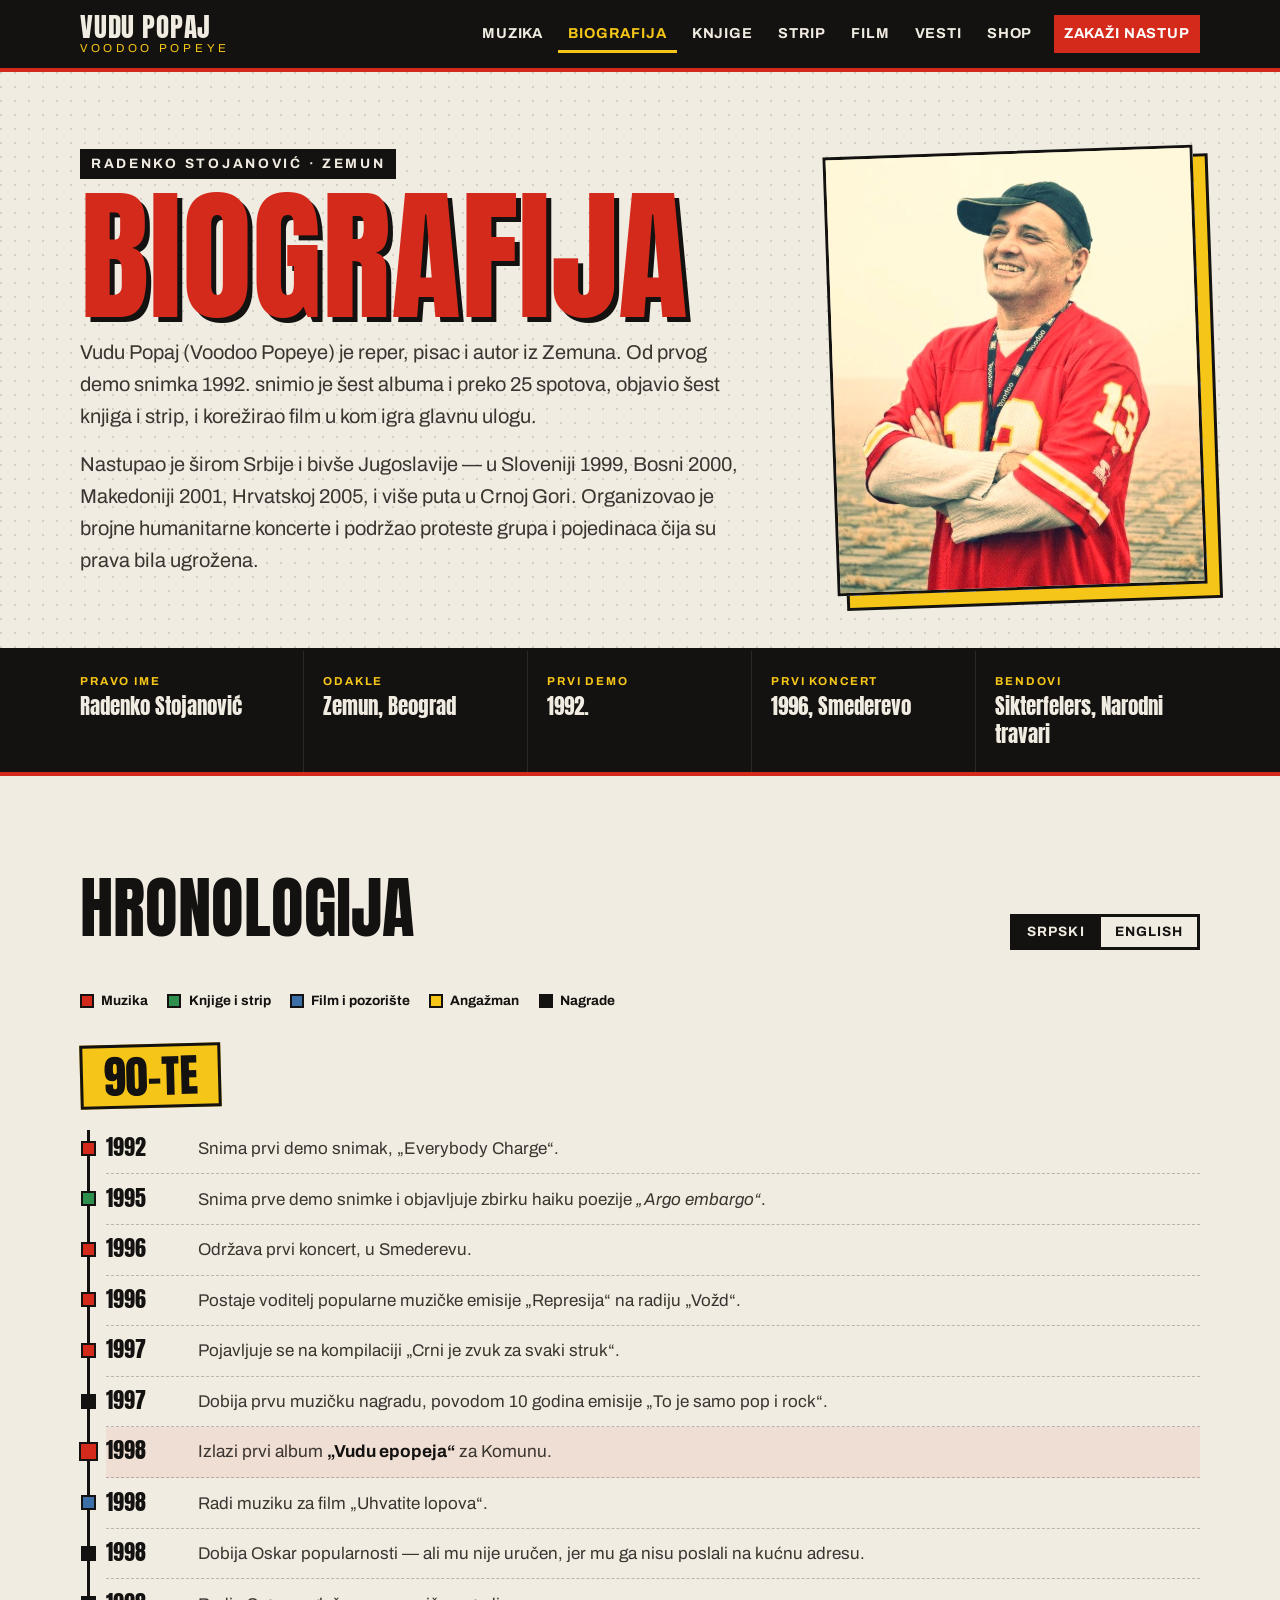
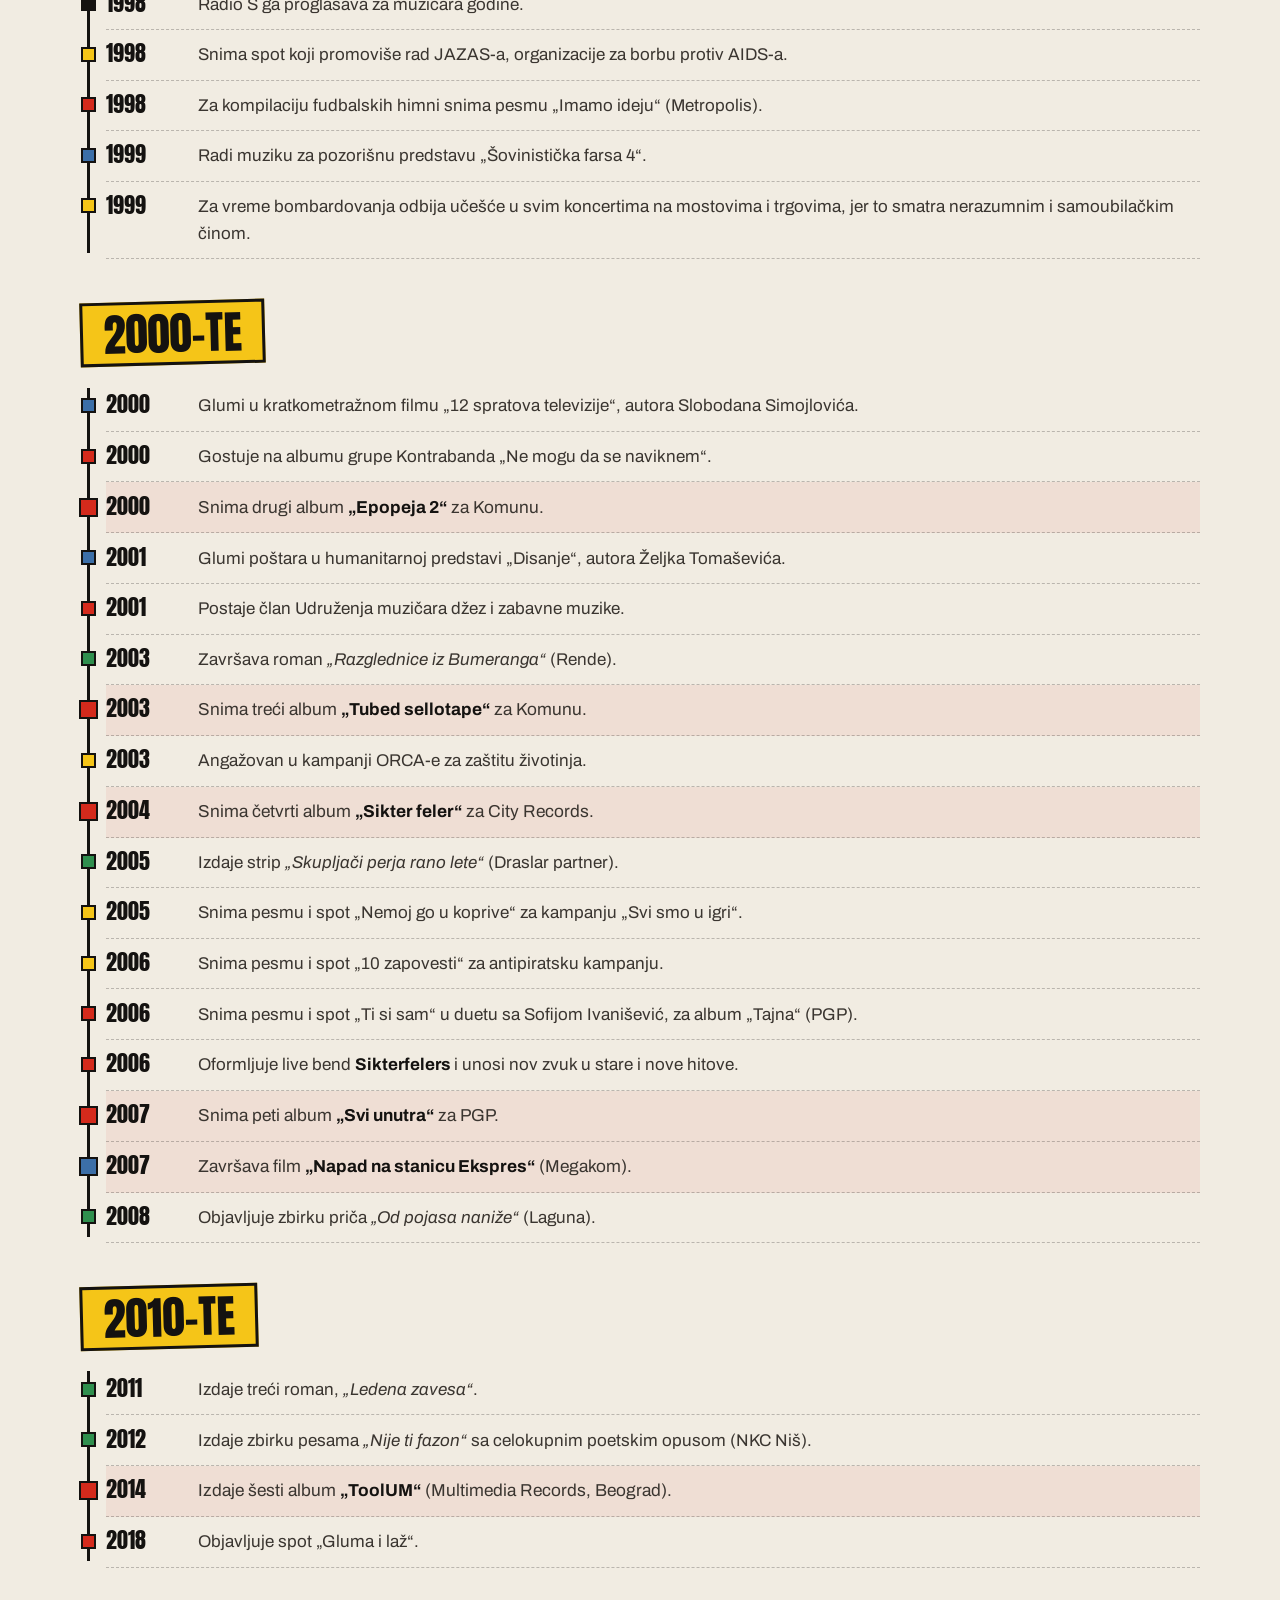
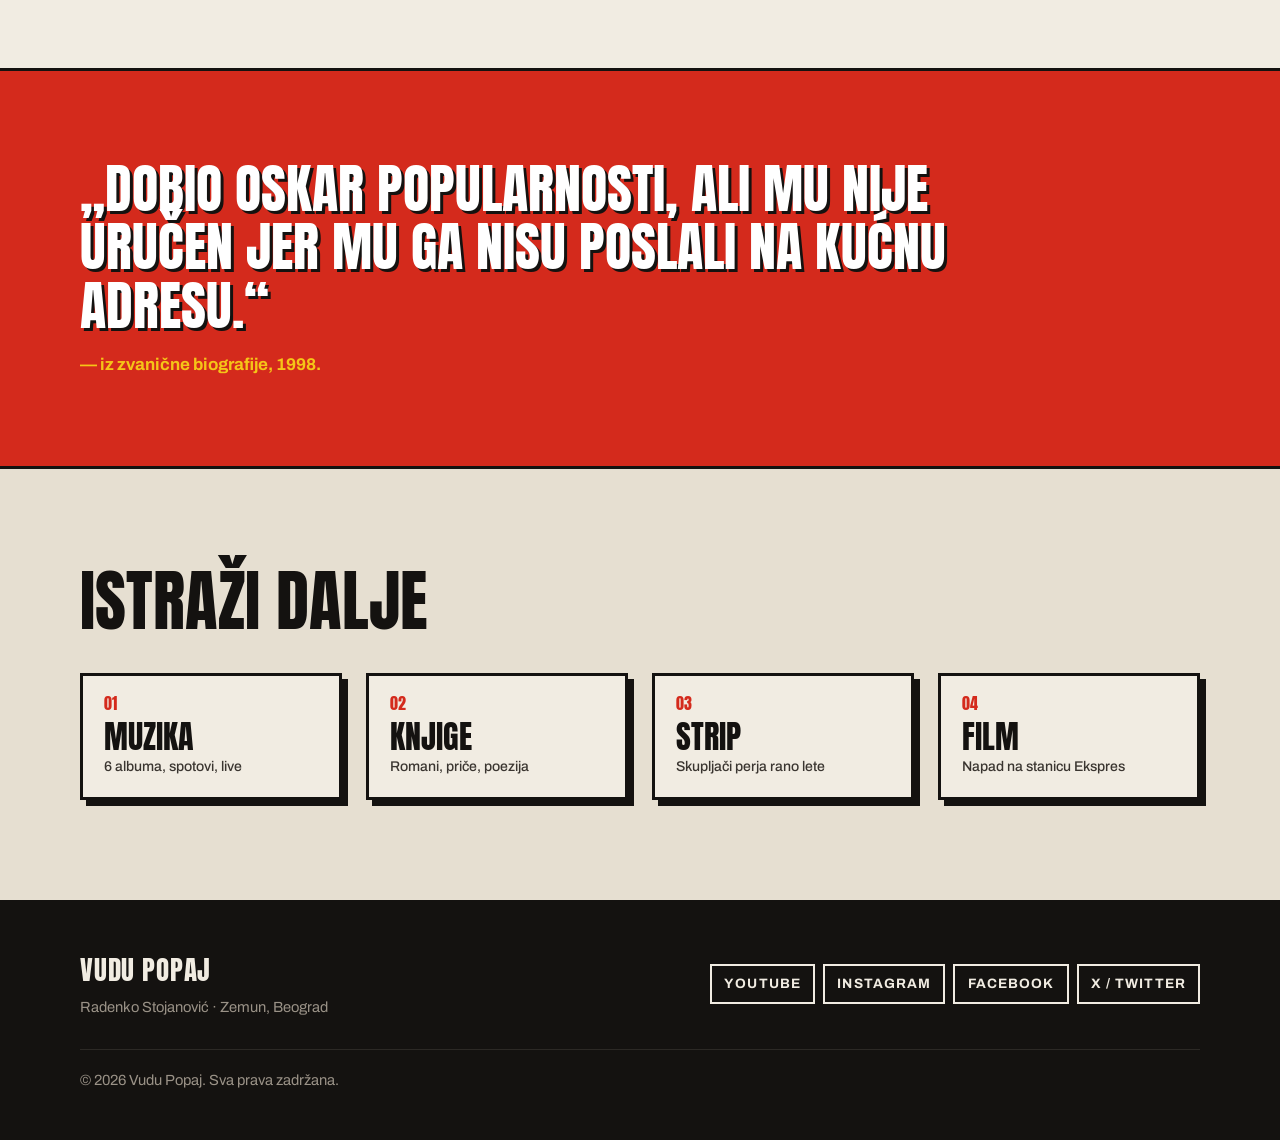
<file: biografija.html>
<!doctype html>
<html lang="sr-Latn">
<head>
  <meta charset="utf-8">
  <meta name="viewport" content="width=device-width, initial-scale=1">
  <title>Biografija — Vudu Popaj | Voodoo Popeye</title>
  <meta name="description" content="Biografija Vudu Popaja (Radenko Stojanović): od prvog demo snimka 1992. preko šest albuma, knjiga, stripa i filma — hronologija na srpskom i engleskom.">
  <link rel="icon" href="assets/favicon.svg" type="image/svg+xml">
  <link rel="apple-touch-icon" href="assets/apple-touch-icon.png">
  <meta name="theme-color" content="#141210">

  <meta property="og:type" content="website">
  <meta property="og:site_name" content="Vudu Popaj">
  <meta property="og:locale" content="sr_RS">
  <meta property="og:title" content="Biografija — Vudu Popaj | Voodoo Popeye">
  <meta property="og:description" content="Biografija Vudu Popaja (Radenko Stojanović): od prvog demo snimka 1992. preko šest albuma, knjiga, stripa i filma — hronologija na srpskom i engleskom.">
  <meta property="og:url" content="https://lolic89.github.io/voodoo/biografija.html">
  <meta property="og:image" content="https://lolic89.github.io/voodoo/assets/og-image.jpg">
  <meta property="og:image:width" content="1200">
  <meta property="og:image:height" content="630">
  <meta name="twitter:card" content="summary_large_image">
  <link rel="canonical" href="https://lolic89.github.io/voodoo/biografija.html">
  <link rel="preconnect" href="https://fonts.googleapis.com">
  <link rel="preconnect" href="https://fonts.gstatic.com" crossorigin>
  <link href="https://fonts.googleapis.com/css2?family=Anton&family=Archivo:wght@400;500;700;900&display=swap" rel="stylesheet">
  <link rel="stylesheet" href="css/style.css">
</head>
<body>

<header class="site-header">
  <div class="wrap header-inner">
    <a href="index.html" class="logo" aria-label="Vudu Popaj — početna">
      <span class="logo-main">VUDU POPAJ</span>
      <span class="logo-sub">voodoo popeye</span>
    </a>
    <button class="nav-toggle" aria-expanded="false" aria-controls="main-nav">
      <span class="sr-only">Meni</span><span></span><span></span><span></span>
    </button>
    <nav id="main-nav" class="main-nav">
      <a href="muzika.html">Muzika</a>
      <a href="biografija.html" class="active" aria-current="page">Biografija</a>
      <a href="knjige.html">Knjige</a>
      <a href="strip.html">Strip</a>
      <a href="film.html">Film</a>
      <a href="vesti.html">Vesti</a>
      <a href="prodavnica.html">Shop</a>
      <a href="nastupi.html" class="nav-cta">Zakaži nastup</a>
    </nav>
  </div>
</header>

<main>

  <section class="page-hero">
    <div class="wrap bio-hero">
      <div>
        <p class="kicker">Radenko Stojanović &middot; Zemun</p>
        <h1 class="page-title">Biografija</h1>
        <p class="page-lead">
          Vudu Popaj (Voodoo Popeye) je reper, pisac i autor iz Zemuna. Od prvog demo snimka 1992.
          snimio je šest albuma i preko 25 spotova, objavio šest knjiga i strip, i korežirao film
          u kom igra glavnu ulogu.
        </p>
        <p class="page-lead">
          Nastupao je širom Srbije i bivše Jugoslavije — u Sloveniji 1999, Bosni 2000, Makedoniji 2001,
          Hrvatskoj 2005, i više puta u Crnoj Gori. Organizovao je brojne humanitarne koncerte i podržao
          proteste grupa i pojedinaca čija su prava bila ugrožena.
        </p>
      </div>
      <figure class="bio-photo">
        <img src="assets/img/popaj-osmeh.jpg" alt="Vudu Popaj nasmejan, prekrštenih ruku, u crvenom dresu" width="537" height="640">
      </figure>
    </div>
  </section>

  <section class="facts">
    <div class="wrap facts-grid">
      <div><span>Pravo ime</span><strong>Radenko Stojanović</strong></div>
      <div><span>Odakle</span><strong>Zemun, Beograd</strong></div>
      <div><span>Prvi demo</span><strong>1992.</strong></div>
      <div><span>Prvi koncert</span><strong>1996, Smederevo</strong></div>
      <div><span>Bendovi</span><strong>Sikterfelers, Narodni travari</strong></div>
    </div>
  </section>

  <section class="section">
    <div class="wrap">
      <div class="section-head">
        <h2 class="section-title" id="tl-title">Hronologija</h2>
        <div class="lang-switch" role="group" aria-label="Jezik hronologije">
          <button type="button" data-lang="sr" aria-pressed="true">Srpski</button>
          <button type="button" data-lang="en" aria-pressed="false">English</button>
        </div>
      </div>

      <div class="legend" aria-hidden="true">
        <span class="cat cat-muzika">Muzika</span>
        <span class="cat cat-knjiga">Knjige i strip</span>
        <span class="cat cat-film">Film i pozorište</span>
        <span class="cat cat-angazman">Angažman</span>
        <span class="cat cat-nagrada">Nagrade</span>
      </div>

      <div class="timeline-wrap" data-lang-block="sr">
        <h3 class="decade">90-te</h3>
        <ol class="timeline">
          <li class="m-muzika"><span class="tl-year">1992</span><p>Snima prvi demo snimak, „Everybody Charge“.</p></li>
          <li class="m-knjiga"><span class="tl-year">1995</span><p>Snima prve demo snimke i objavljuje zbirku haiku poezije <em>„Argo embargo“</em>.</p></li>
          <li class="m-muzika"><span class="tl-year">1996</span><p>Održava prvi koncert, u Smederevu.</p></li>
          <li class="m-muzika"><span class="tl-year">1996</span><p>Postaje voditelj popularne muzičke emisije „Represija“ na radiju „Vožd“.</p></li>
          <li class="m-muzika"><span class="tl-year">1997</span><p>Pojavljuje se na kompilaciji „Crni je zvuk za svaki struk“.</p></li>
          <li class="m-nagrada"><span class="tl-year">1997</span><p>Dobija prvu muzičku nagradu, povodom 10 godina emisije „To je samo pop i rock“.</p></li>
          <li class="m-muzika tl-big"><span class="tl-year">1998</span><p>Izlazi prvi album <strong>„Vudu epopeja“</strong> za Komunu.</p></li>
          <li class="m-film"><span class="tl-year">1998</span><p>Radi muziku za film „Uhvatite lopova“.</p></li>
          <li class="m-nagrada"><span class="tl-year">1998</span><p>Dobija Oskar popularnosti — ali mu nije uručen, jer mu ga nisu poslali na kućnu adresu.</p></li>
          <li class="m-nagrada"><span class="tl-year">1998</span><p>Radio S ga proglašava za muzičara godine.</p></li>
          <li class="m-angazman"><span class="tl-year">1998</span><p>Snima spot koji promoviše rad JAZAS-a, organizacije za borbu protiv AIDS-a.</p></li>
          <li class="m-muzika"><span class="tl-year">1998</span><p>Za kompilaciju fudbalskih himni snima pesmu „Imamo ideju“ (Metropolis).</p></li>
          <li class="m-film"><span class="tl-year">1999</span><p>Radi muziku za pozorišnu predstavu „Šovinistička farsa 4“.</p></li>
          <li class="m-angazman"><span class="tl-year">1999</span><p>Za vreme bombardovanja odbija učešće u svim koncertima na mostovima i trgovima, jer to smatra nerazumnim i samoubilačkim činom.</p></li>
        </ol>

        <h3 class="decade">2000-te</h3>
        <ol class="timeline">
          <li class="m-film"><span class="tl-year">2000</span><p>Glumi u kratkometražnom filmu „12 spratova televizije“, autora Slobodana Simojlovića.</p></li>
          <li class="m-muzika"><span class="tl-year">2000</span><p>Gostuje na albumu grupe Kontrabanda „Ne mogu da se naviknem“.</p></li>
          <li class="m-muzika tl-big"><span class="tl-year">2000</span><p>Snima drugi album <strong>„Epopeja 2“</strong> za Komunu.</p></li>
          <li class="m-film"><span class="tl-year">2001</span><p>Glumi poštara u humanitarnoj predstavi „Disanje“, autora Željka Tomaševića.</p></li>
          <li class="m-muzika"><span class="tl-year">2001</span><p>Postaje član Udruženja muzičara džez i zabavne muzike.</p></li>
          <li class="m-knjiga"><span class="tl-year">2003</span><p>Završava roman <em>„Razglednice iz Bumeranga“</em> (Rende).</p></li>
          <li class="m-muzika tl-big"><span class="tl-year">2003</span><p>Snima treći album <strong>„Tubed sellotape“</strong> za Komunu.</p></li>
          <li class="m-angazman"><span class="tl-year">2003</span><p>Angažovan u kampanji ORCA-e za zaštitu životinja.</p></li>
          <li class="m-muzika tl-big"><span class="tl-year">2004</span><p>Snima četvrti album <strong>„Sikter feler“</strong> za City Records.</p></li>
          <li class="m-knjiga"><span class="tl-year">2005</span><p>Izdaje strip <em>„Skupljači perja rano lete“</em> (Draslar partner).</p></li>
          <li class="m-angazman"><span class="tl-year">2005</span><p>Snima pesmu i spot „Nemoj go u koprive“ za kampanju „Svi smo u igri“.</p></li>
          <li class="m-angazman"><span class="tl-year">2006</span><p>Snima pesmu i spot „10 zapovesti“ za antipiratsku kampanju.</p></li>
          <li class="m-muzika"><span class="tl-year">2006</span><p>Snima pesmu i spot „Ti si sam“ u duetu sa Sofijom Ivanišević, za album „Tajna“ (PGP).</p></li>
          <li class="m-muzika"><span class="tl-year">2006</span><p>Oformljuje live bend <strong>Sikterfelers</strong> i unosi nov zvuk u stare i nove hitove.</p></li>
          <li class="m-muzika tl-big"><span class="tl-year">2007</span><p>Snima peti album <strong>„Svi unutra“</strong> za PGP.</p></li>
          <li class="m-film tl-big"><span class="tl-year">2007</span><p>Završava film <strong>„Napad na stanicu Ekspres“</strong> (Megakom).</p></li>
          <li class="m-knjiga"><span class="tl-year">2008</span><p>Objavljuje zbirku priča <em>„Od pojasa naniže“</em> (Laguna).</p></li>
        </ol>

        <h3 class="decade">2010-te</h3>
        <ol class="timeline">
          <li class="m-knjiga"><span class="tl-year">2011</span><p>Izdaje treći roman, <em>„Ledena zavesa“</em>.</p></li>
          <li class="m-knjiga"><span class="tl-year">2012</span><p>Izdaje zbirku pesama <em>„Nije ti fazon“</em> sa celokupnim poetskim opusom (NKC Niš).</p></li>
          <li class="m-muzika tl-big"><span class="tl-year">2014</span><p>Izdaje šesti album <strong>„ToolUM“</strong> (Multimedia Records, Beograd).</p></li>
          <li class="m-muzika"><span class="tl-year">2018</span><p>Objavljuje spot „Gluma i laž“.</p></li>
        </ol>
      </div>

      <div class="timeline-wrap" data-lang-block="en" lang="en" hidden>
        <h3 class="decade">1990s</h3>
        <ol class="timeline">
          <li class="m-muzika"><span class="tl-year">1992</span><p>Records his first demo song, “Everybody Charge”.</p></li>
          <li class="m-knjiga"><span class="tl-year">1995</span><p>Publishes the haiku collection <em>“Argo Embargo”</em>.</p></li>
          <li class="m-muzika"><span class="tl-year">1996</span><p>First concert, in Smederevo.</p></li>
          <li class="m-muzika"><span class="tl-year">1996</span><p>Hosts the music radio show “Repression” on radio station “Vožd”.</p></li>
          <li class="m-nagrada"><span class="tl-year">1997</span><p>Receives his first award, on the 10th anniversary of the show “It’s Only Pop and Rock”.</p></li>
          <li class="m-nagrada"><span class="tl-year">1998</span><p>Radio S names him musician of the year.</p></li>
          <li class="m-angazman"><span class="tl-year">1998</span><p>Shoots a video promoting the work of JAZAS, an organization fighting AIDS.</p></li>
          <li class="m-film"><span class="tl-year">1999</span><p>Writes the soundtrack for the play “Chauvinistic Farce”.</p></li>
          <li class="m-angazman"><span class="tl-year">1999</span><p>Refuses to perform on bridges and squares during the NATO bombing, considering it a suicidal and irrational act.</p></li>
        </ol>

        <h3 class="decade">2000s</h3>
        <ol class="timeline">
          <li class="m-film"><span class="tl-year">2000</span><p>Acts in the short film “12 Floors of Television”, directed by Slobodan Simojlović.</p></li>
          <li class="m-muzika"><span class="tl-year">2000</span><p>Features on Kontrabanda’s album “I Can’t Get Used to It”.</p></li>
          <li class="m-muzika tl-big"><span class="tl-year">2000</span><p>Records his second album, <strong>“Epopeja 2”</strong>.</p></li>
          <li class="m-film"><span class="tl-year">2001</span><p>Plays a postman in the charity play “Breathing”, produced by Željko Tomašević.</p></li>
          <li class="m-muzika"><span class="tl-year">2001</span><p>Becomes a member of the Association of Jazz and Popular Music Musicians.</p></li>
          <li class="m-knjiga"><span class="tl-year">2003</span><p>Finishes the novel <em>“Postcards from Boomerang”</em>.</p></li>
          <li class="m-muzika tl-big"><span class="tl-year">2003</span><p>Third album, <strong>“Tubed Sellotape”</strong>, comes out.</p></li>
          <li class="m-angazman"><span class="tl-year">2003</span><p>Works with ORCA on a campaign for animal protection.</p></li>
          <li class="m-muzika tl-big"><span class="tl-year">2004</span><p>Fourth album, <strong>“Sikter Feler”</strong>, comes out (City Records).</p></li>
          <li class="m-angazman"><span class="tl-year">2005</span><p>Song and video “Don’t Play With Fire” for the campaign “We’re All in the Game”.</p></li>
          <li class="m-angazman"><span class="tl-year">2006</span><p>Song and video “10 Commandments” for an anti-piracy campaign.</p></li>
          <li class="m-muzika"><span class="tl-year">2006</span><p>Forms the live band <strong>Sikterfelers</strong>, giving a new sound to old and new hits.</p></li>
          <li class="m-muzika tl-big"><span class="tl-year">2007</span><p>Records his fifth album, <strong>“Svi unutra”</strong> (PGP).</p></li>
          <li class="m-knjiga"><span class="tl-year">2008</span><p>Publishes the story collection <em>“From the Waist Down”</em> (Laguna).</p></li>
        </ol>

        <h3 class="decade">2010s</h3>
        <ol class="timeline">
          <li class="m-knjiga"><span class="tl-year">2011</span><p>Publishes the novel <em>“Iced Curtain”</em>.</p></li>
          <li class="m-knjiga"><span class="tl-year">2012</span><p>Publishes the poetry collection <em>“Your Trick Is Not Funny”</em> (NKC Niš).</p></li>
          <li class="m-muzika tl-big"><span class="tl-year">2014</span><p>Records his sixth album, <strong>“ToolUM”</strong> (Multimedia Music).</p></li>
        </ol>

        <p class="en-note">
          Since his first album he has shot more than 25 music videos, collaborated with many well-known musicians
          and performed throughout Serbia and the former Yugoslav republics: Slovenia in 1999, Bosnia in 2000,
          Macedonia in 2001, Croatia in 2005, and Montenegro more than once. He has organized many charity concerts
          and supported a number of protests by groups and individuals whose rights were violated.
        </p>
      </div>
    </div>
  </section>

  <section class="quote-band">
    <div class="wrap">
      <blockquote>
        <p>„Dobio Oskar popularnosti, ali mu nije uručen jer mu ga nisu poslali na kućnu adresu.“</p>
        <cite>— iz zvanične biografije, 1998.</cite>
      </blockquote>
    </div>
  </section>

  <section class="section alt-bg">
    <div class="wrap">
      <div class="section-head">
        <h2 class="section-title">Istraži dalje</h2>
      </div>
      <div class="next-links">
        <a href="muzika.html"><span>01</span>Muzika<small>6 albuma, spotovi, live</small></a>
        <a href="knjige.html"><span>02</span>Knjige<small>Romani, priče, poezija</small></a>
        <a href="strip.html"><span>03</span>Strip<small>Skupljači perja rano lete</small></a>
        <a href="film.html"><span>04</span>Film<small>Napad na stanicu Ekspres</small></a>
      </div>
    </div>
  </section>

</main>

<footer class="site-footer">
  <div class="wrap footer-inner">
    <div>
      <p class="logo-main">VUDU POPAJ</p>
      <p class="muted">Radenko Stojanović &middot; Zemun, Beograd</p>
    </div>
    <ul class="socials">
      <li><a href="https://www.youtube.com/user/MrVoodooPop" target="_blank" rel="noopener">YouTube</a></li>
      <li><a href="https://www.instagram.com/voodoopopeye/" target="_blank" rel="noopener">Instagram</a></li>
      <li><a href="https://www.facebook.com/VuduPopaj" target="_blank" rel="noopener">Facebook</a></li>
      <li><a href="https://twitter.com/VuduPopaj" target="_blank" rel="noopener">X / Twitter</a></li>
    </ul>
    <p class="muted copyright">&copy; <span id="year">2026</span> Vudu Popaj. Sva prava zadržana.</p>
  </div>
</footer>

<script src="js/main.js"></script>
</body>
</html>
</file>
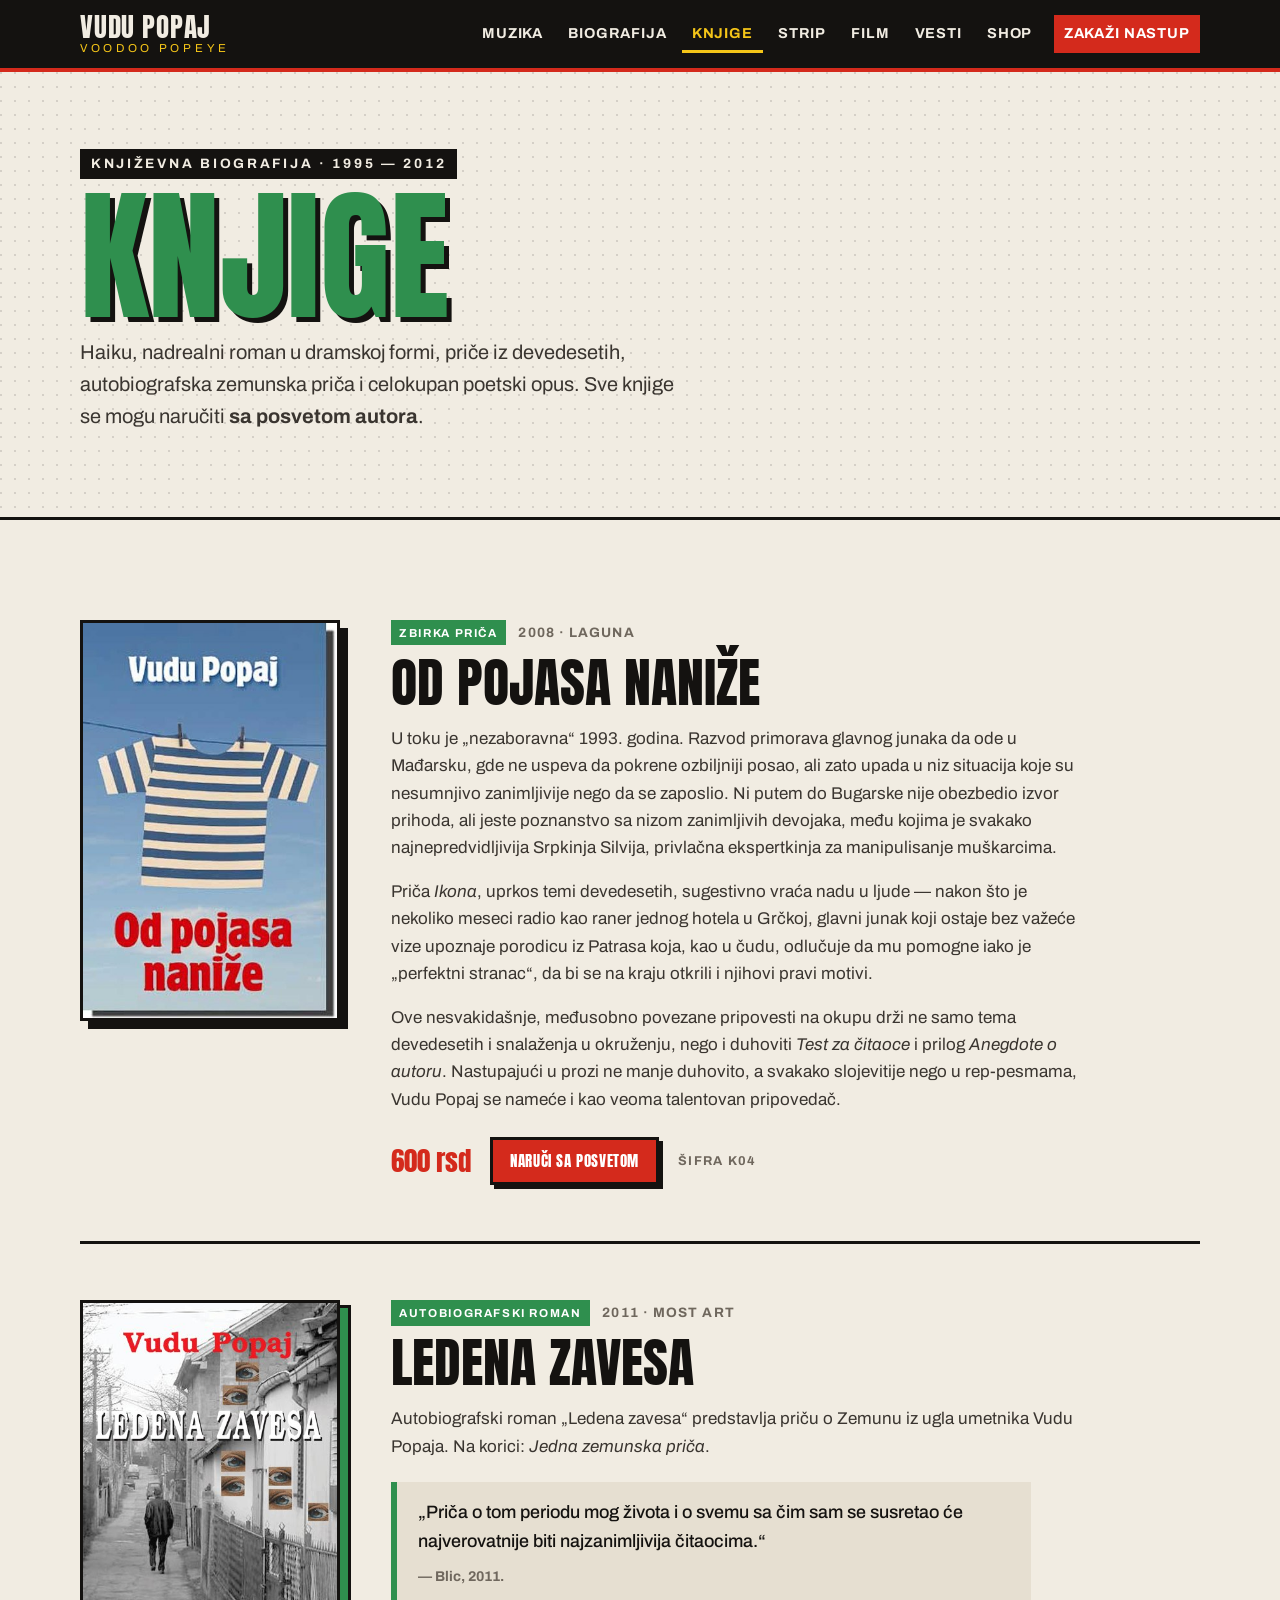
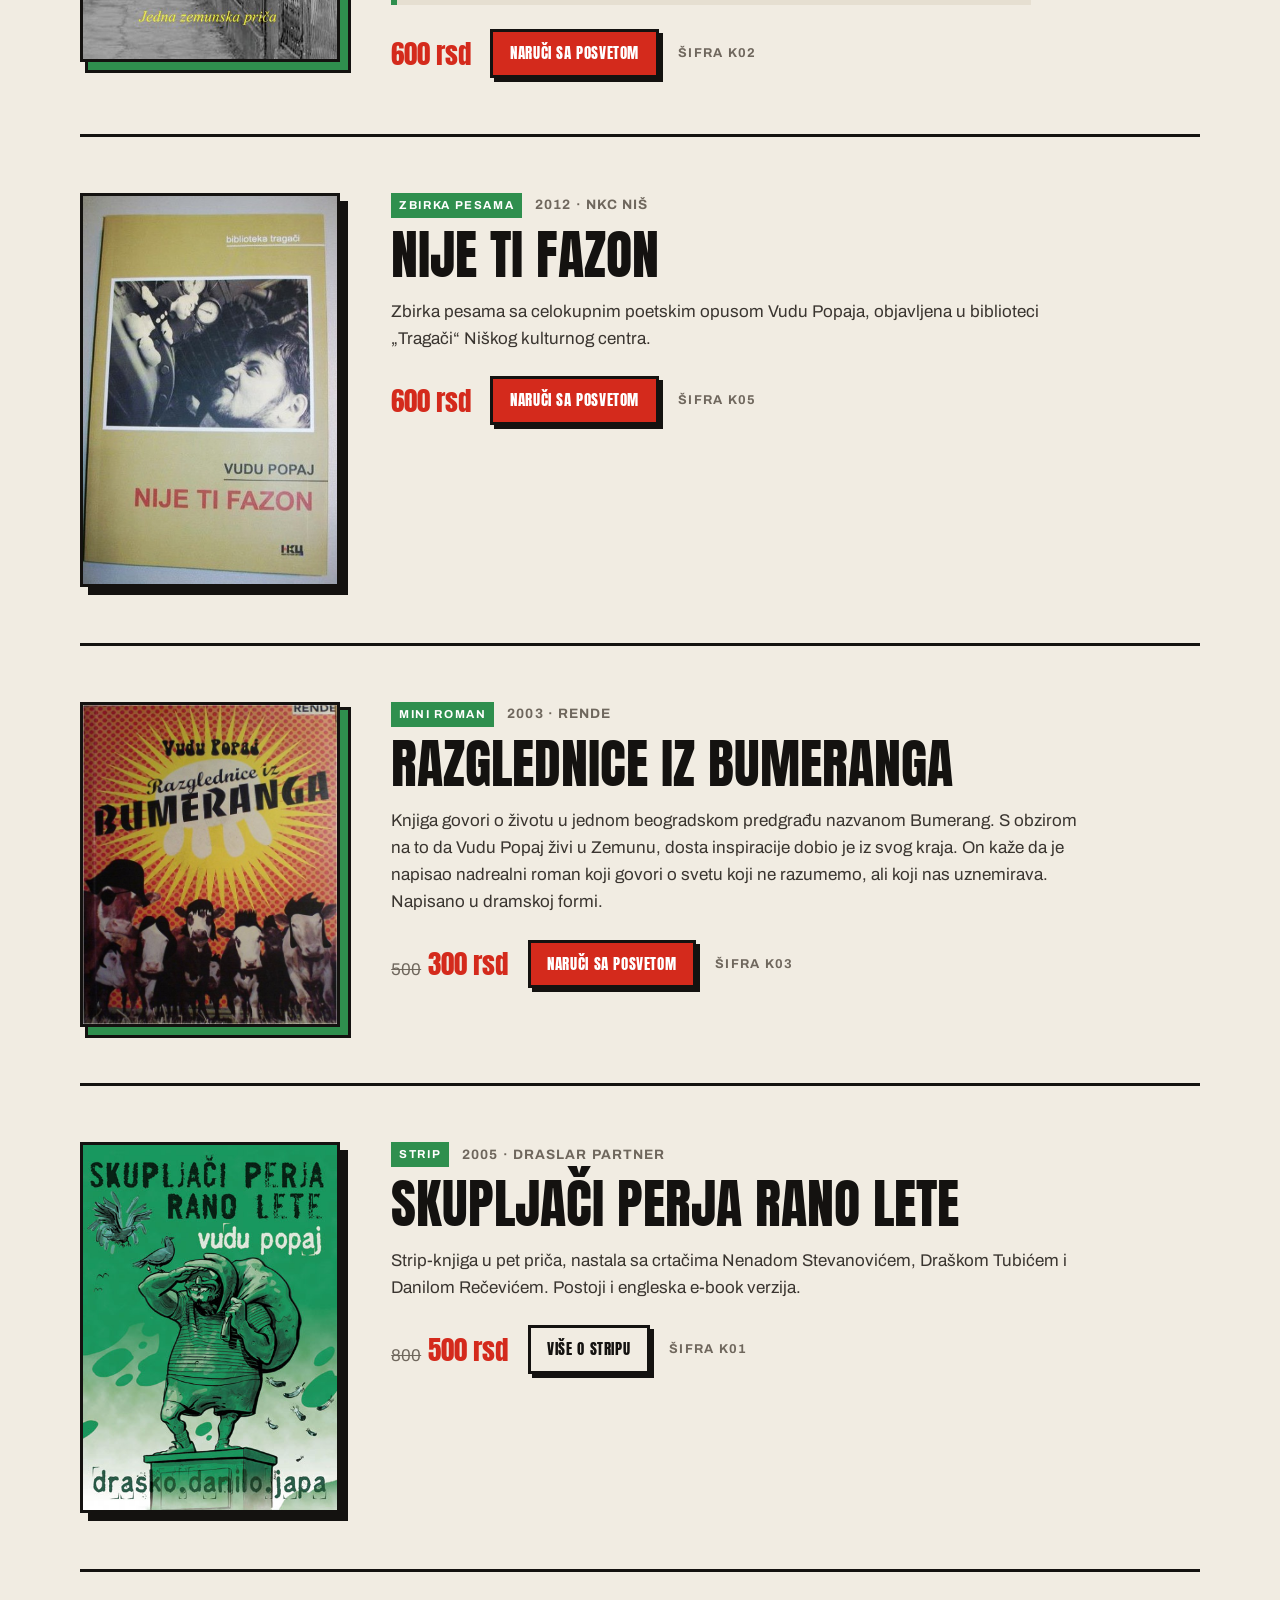
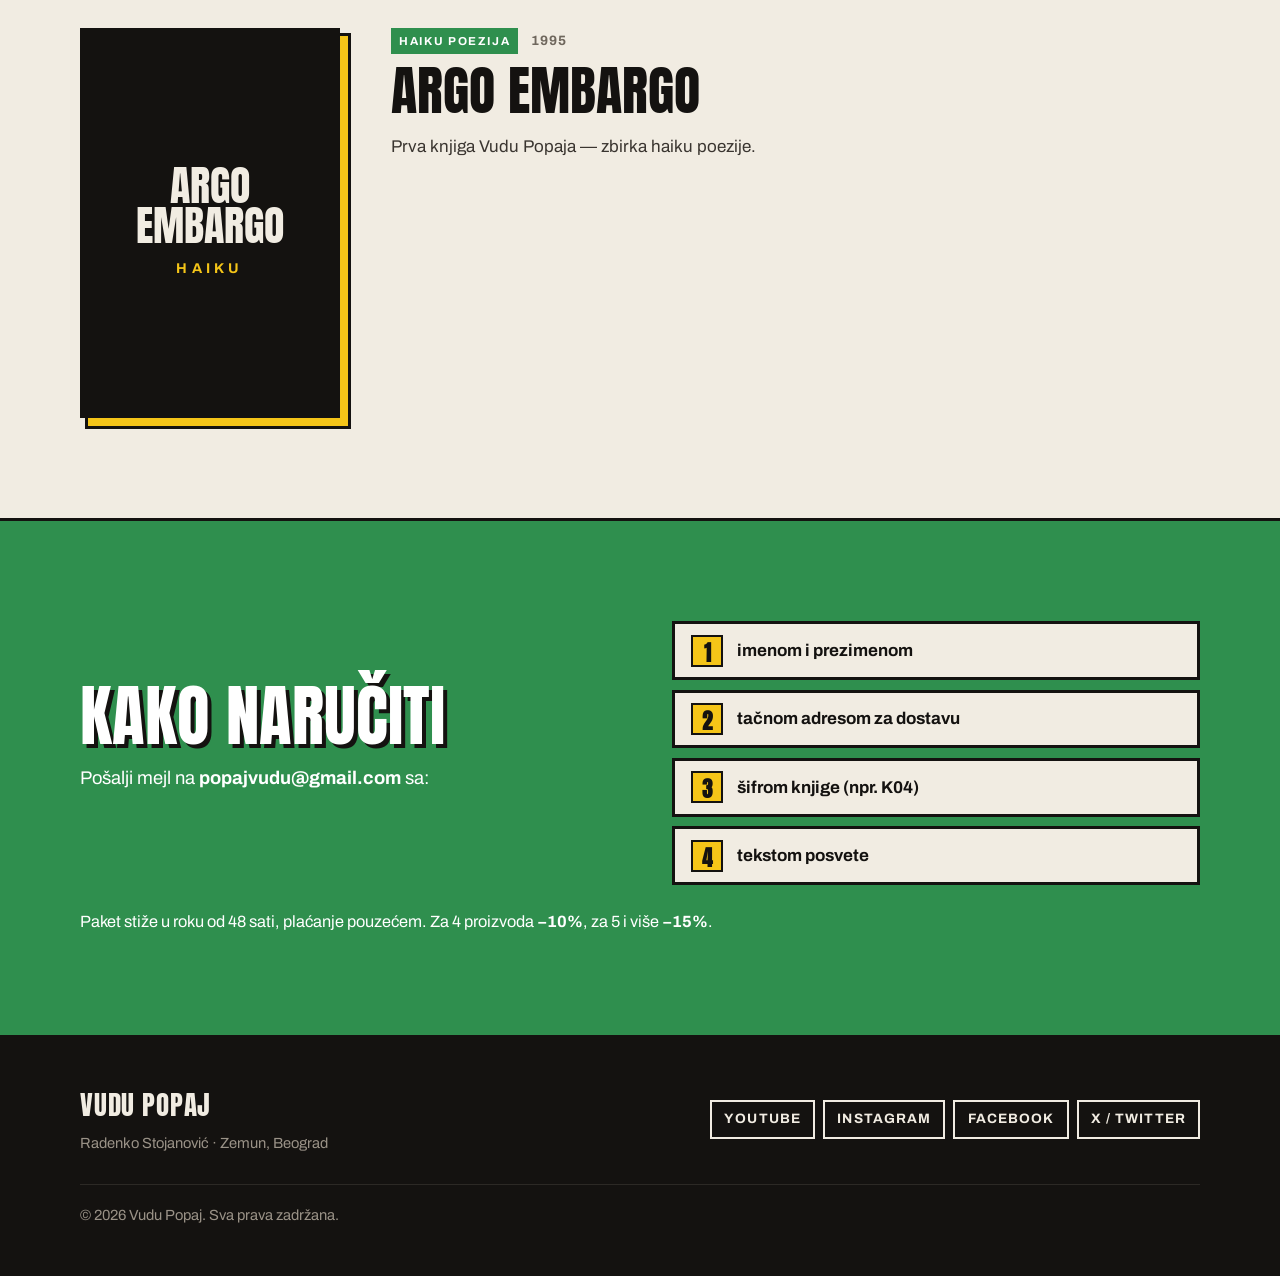
<file: knjige.html>
<!doctype html>
<html lang="sr-Latn">
<head>
  <meta charset="utf-8">
  <meta name="viewport" content="width=device-width, initial-scale=1">
  <title>Knjige — Vudu Popaj | Romani, priče, poezija</title>
  <meta name="description" content="Knjige Vudu Popaja: „Argo embargo“, „Razglednice iz Bumeranga“, „Od pojasa naniže“, „Ledena zavesa“, „Nije ti fazon“ i strip „Skupljači perja rano lete“. Naručivanje sa posvetom.">
  <link rel="icon" href="assets/favicon.svg" type="image/svg+xml">
  <link rel="apple-touch-icon" href="assets/apple-touch-icon.png">
  <meta name="theme-color" content="#141210">

  <meta property="og:type" content="website">
  <meta property="og:site_name" content="Vudu Popaj">
  <meta property="og:locale" content="sr_RS">
  <meta property="og:title" content="Knjige — Vudu Popaj | Romani, priče, poezija">
  <meta property="og:description" content="Knjige Vudu Popaja: „Argo embargo“, „Razglednice iz Bumeranga“, „Od pojasa naniže“, „Ledena zavesa“, „Nije ti fazon“ i strip „Skupljači perja rano lete“. Naručivanje sa posvetom.">
  <meta property="og:url" content="https://lolic89.github.io/voodoo/knjige.html">
  <meta property="og:image" content="https://lolic89.github.io/voodoo/assets/og-image.jpg">
  <meta property="og:image:width" content="1200">
  <meta property="og:image:height" content="630">
  <meta name="twitter:card" content="summary_large_image">
  <link rel="canonical" href="https://lolic89.github.io/voodoo/knjige.html">
  <link rel="preconnect" href="https://fonts.googleapis.com">
  <link rel="preconnect" href="https://fonts.gstatic.com" crossorigin>
  <link href="https://fonts.googleapis.com/css2?family=Anton&family=Archivo:wght@400;500;700;900&display=swap" rel="stylesheet">
  <link rel="stylesheet" href="css/style.css">
</head>
<body>

<header class="site-header">
  <div class="wrap header-inner">
    <a href="index.html" class="logo" aria-label="Vudu Popaj — početna">
      <span class="logo-main">VUDU POPAJ</span>
      <span class="logo-sub">voodoo popeye</span>
    </a>
    <button class="nav-toggle" aria-expanded="false" aria-controls="main-nav">
      <span class="sr-only">Meni</span><span></span><span></span><span></span>
    </button>
    <nav id="main-nav" class="main-nav">
      <a href="muzika.html">Muzika</a>
      <a href="biografija.html">Biografija</a>
      <a href="knjige.html" class="active" aria-current="page">Knjige</a>
      <a href="strip.html">Strip</a>
      <a href="film.html">Film</a>
      <a href="vesti.html">Vesti</a>
      <a href="prodavnica.html">Shop</a>
      <a href="nastupi.html" class="nav-cta">Zakaži nastup</a>
    </nav>
  </div>
</header>

<main>

  <section class="page-hero page-hero-green">
    <div class="wrap">
      <p class="kicker">Književna biografija &middot; 1995 — 2012</p>
      <h1 class="page-title">Knjige</h1>
      <p class="page-lead">
        Haiku, nadrealni roman u dramskoj formi, priče iz devedesetih, autobiografska zemunska priča
        i celokupan poetski opus. Sve knjige se mogu naručiti <strong>sa posvetom autora</strong>.
      </p>
    </div>
  </section>

  <section class="section">
    <div class="wrap">

      <article class="book" id="od-pojasa-nanize">
        <div class="book-cover"><img src="assets/img/knjiga-od-pojasa-nanize.jpg" alt="Korica knjige Od pojasa naniže" loading="lazy"></div>
        <div class="book-body">
          <p class="book-meta"><span class="tag tag-green">Zbirka priča</span> 2008 &middot; Laguna</p>
          <h2>Od pojasa naniže</h2>
          <p>U toku je „nezaboravna“ 1993. godina. Razvod primorava glavnog junaka da ode u Mađarsku, gde ne uspeva da pokrene ozbiljniji posao, ali zato upada u niz situacija koje su nesumnjivo zanimljivije nego da se zaposlio. Ni putem do Bugarske nije obezbedio izvor prihoda, ali jeste poznanstvo sa nizom zanimljivih devojaka, među kojima je svakako najnepredvidljivija Srpkinja Silvija, privlačna ekspertkinja za manipulisanje muškarcima.</p>
          <p>Priča <em>Ikona</em>, uprkos temi devedesetih, sugestivno vraća nadu u ljude — nakon što je nekoliko meseci radio kao raner jednog hotela u Grčkoj, glavni junak koji ostaje bez važeće vize upoznaje porodicu iz Patrasa koja, kao u čudu, odlučuje da mu pomogne iako je „perfektni stranac“, da bi se na kraju otkrili i njihovi pravi motivi.</p>
          <p>Ove nesvakidašnje, međusobno povezane pripovesti na okupu drži ne samo tema devedesetih i snalaženja u okruženju, nego i duhoviti <em>Test za čitaoce</em> i prilog <em>Anegdote o autoru</em>. Nastupajući u prozi ne manje duhovito, a svakako slojevitije nego u rep-pesmama, Vudu Popaj se nameće i kao veoma talentovan pripovedač.</p>
          <div class="book-buy">
            <span class="price"><b>600 rsd</b></span>
            <a class="btn btn-red btn-sm" href="mailto:popajvudu@gmail.com?subject=Porud%C5%BEbina%20K04%20-%20Od%20pojasa%20nani%C5%BEe">Naruči sa posvetom</a>
            <span class="code">šifra K04</span>
          </div>
        </div>
      </article>

      <article class="book" id="ledena-zavesa">
        <div class="book-cover"><img src="assets/img/knjiga-ledena-zavesa.jpg" alt="Korica knjige Ledena zavesa" loading="lazy"></div>
        <div class="book-body">
          <p class="book-meta"><span class="tag tag-green">Autobiografski roman</span> 2011 &middot; Most Art</p>
          <h2>Ledena zavesa</h2>
          <p>Autobiografski roman „Ledena zavesa“ predstavlja priču o Zemunu iz ugla umetnika Vudu Popaja. Na korici: <em>Jedna zemunska priča</em>.</p>
          <blockquote class="book-quote">
            <p>„Priča o tom periodu mog života i o svemu sa čim sam se susretao će najverovatnije biti najzanimljivija čitaocima.“</p>
            <cite>— Blic, 2011.</cite>
          </blockquote>
          <div class="book-buy">
            <span class="price"><b>600 rsd</b></span>
            <a class="btn btn-red btn-sm" href="mailto:popajvudu@gmail.com?subject=Porud%C5%BEbina%20K02%20-%20Ledena%20zavesa">Naruči sa posvetom</a>
            <span class="code">šifra K02</span>
          </div>
        </div>
      </article>

      <article class="book" id="nije-ti-fazon">
        <div class="book-cover"><img src="assets/img/knjiga-nije-ti-fazon.jpg" alt="Korica knjige Nije ti fazon" loading="lazy"></div>
        <div class="book-body">
          <p class="book-meta"><span class="tag tag-green">Zbirka pesama</span> 2012 &middot; NKC Niš</p>
          <h2>Nije ti fazon</h2>
          <p>Zbirka pesama sa celokupnim poetskim opusom Vudu Popaja, objavljena u biblioteci „Tragači“ Niškog kulturnog centra.</p>
          <div class="book-buy">
            <span class="price"><b>600 rsd</b></span>
            <a class="btn btn-red btn-sm" href="mailto:popajvudu@gmail.com?subject=Porud%C5%BEbina%20K05%20-%20Nije%20ti%20fazon">Naruči sa posvetom</a>
            <span class="code">šifra K05</span>
          </div>
        </div>
      </article>

      <article class="book" id="razglednice-iz-bumeranga">
        <div class="book-cover"><img src="assets/img/knjiga-razglednice-iz-bumeranga.jpg" alt="Korica knjige Razglednice iz Bumeranga" loading="lazy"></div>
        <div class="book-body">
          <p class="book-meta"><span class="tag tag-green">Mini roman</span> 2003 &middot; Rende</p>
          <h2>Razglednice iz Bumeranga</h2>
          <p>Knjiga govori o životu u jednom beogradskom predgrađu nazvanom Bumerang. S obzirom na to da Vudu Popaj živi u Zemunu, dosta inspiracije dobio je iz svog kraja. On kaže da je napisao nadrealni roman koji govori o svetu koji ne razumemo, ali koji nas uznemirava. Napisano u dramskoj formi.</p>
          <div class="book-buy">
            <span class="price"><s>500</s> <b>300 rsd</b></span>
            <a class="btn btn-red btn-sm" href="mailto:popajvudu@gmail.com?subject=Porud%C5%BEbina%20K03%20-%20Razglednice%20iz%20Bumeranga">Naruči sa posvetom</a>
            <span class="code">šifra K03</span>
          </div>
        </div>
      </article>

      <article class="book" id="skupljaci-perja">
        <div class="book-cover"><img src="assets/img/strip-skupljaci-perja.jpg" alt="Korica stripa Skupljači perja rano lete" loading="lazy"></div>
        <div class="book-body">
          <p class="book-meta"><span class="tag tag-green">Strip</span> 2005 &middot; Draslar partner</p>
          <h2>Skupljači perja rano lete</h2>
          <p>Strip-knjiga u pet priča, nastala sa crtačima Nenadom Stevanovićem, Draškom Tubićem i Danilom Rečevićem. Postoji i engleska e-book verzija.</p>
          <div class="book-buy">
            <span class="price"><s>800</s> <b>500 rsd</b></span>
            <a class="btn btn-ghost btn-sm" href="strip.html">Više o stripu</a>
            <span class="code">šifra K01</span>
          </div>
        </div>
      </article>

      <article class="book" id="argo-embargo">
        <div class="book-cover book-cover-type" aria-hidden="true"><span>Argo<br>embargo</span><small>haiku</small></div>
        <div class="book-body">
          <p class="book-meta"><span class="tag tag-green">Haiku poezija</span> 1995</p>
          <h2>Argo embargo</h2>
          <p>Prva knjiga Vudu Popaja — zbirka haiku poezije.</p>
        </div>
      </article>

    </div>
  </section>

  <section class="section order-band">
    <div class="wrap order-grid">
      <div>
        <h2 class="section-title light">Kako naručiti</h2>
        <p class="booking-lead">Pošalji mejl na <strong>popajvudu@gmail.com</strong> sa:</p>
      </div>
      <ol class="order-steps">
        <li>imenom i prezimenom</li>
        <li>tačnom adresom za dostavu</li>
        <li>šifrom knjige (npr. K04)</li>
        <li>tekstom posvete</li>
      </ol>
      <p class="order-note">Paket stiže u roku od 48 sati, plaćanje pouzećem. Za 4 proizvoda <b>−10%</b>, za 5 i više <b>−15%</b>.</p>
    </div>
  </section>

</main>

<footer class="site-footer">
  <div class="wrap footer-inner">
    <div>
      <p class="logo-main">VUDU POPAJ</p>
      <p class="muted">Radenko Stojanović &middot; Zemun, Beograd</p>
    </div>
    <ul class="socials">
      <li><a href="https://www.youtube.com/user/MrVoodooPop" target="_blank" rel="noopener">YouTube</a></li>
      <li><a href="https://www.instagram.com/voodoopopeye/" target="_blank" rel="noopener">Instagram</a></li>
      <li><a href="https://www.facebook.com/VuduPopaj" target="_blank" rel="noopener">Facebook</a></li>
      <li><a href="https://twitter.com/VuduPopaj" target="_blank" rel="noopener">X / Twitter</a></li>
    </ul>
    <p class="muted copyright">&copy; <span id="year">2026</span> Vudu Popaj. Sva prava zadržana.</p>
  </div>
</footer>

<script src="js/main.js"></script>
</body>
</html>
</file>
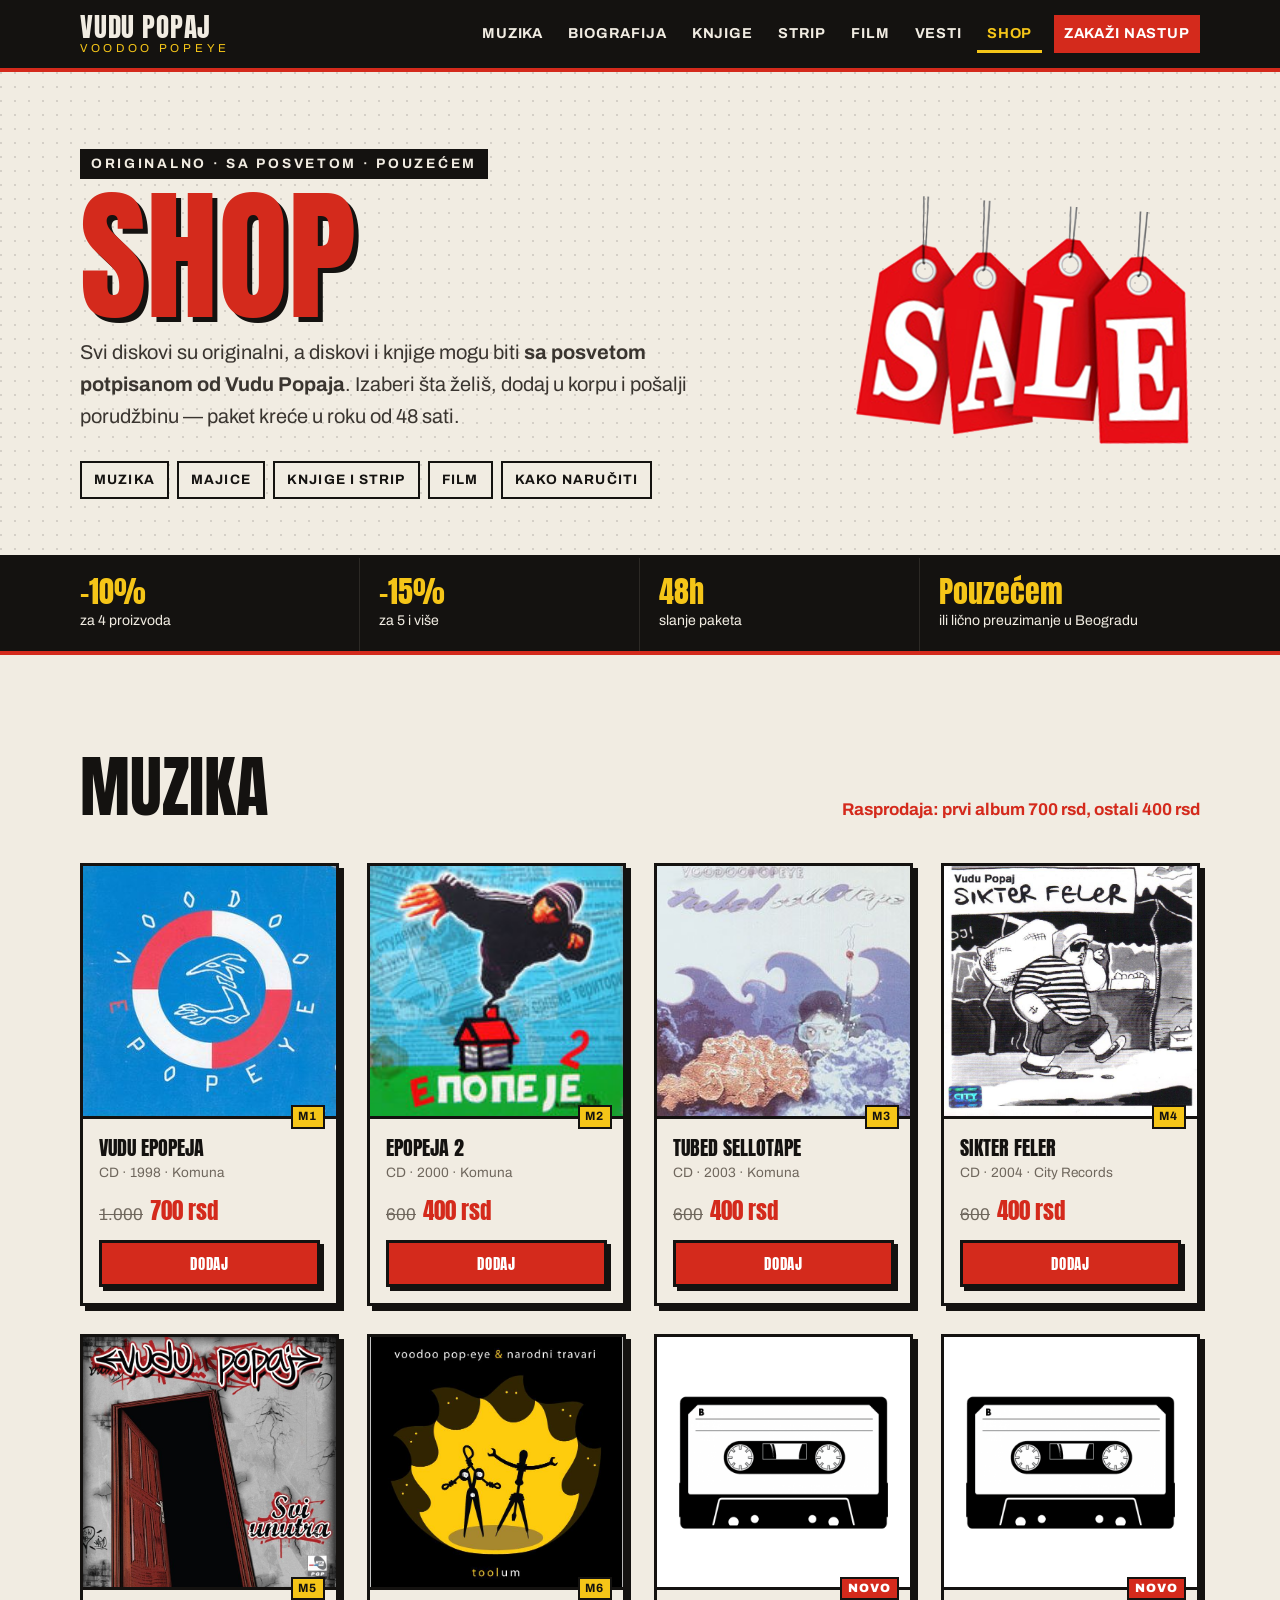
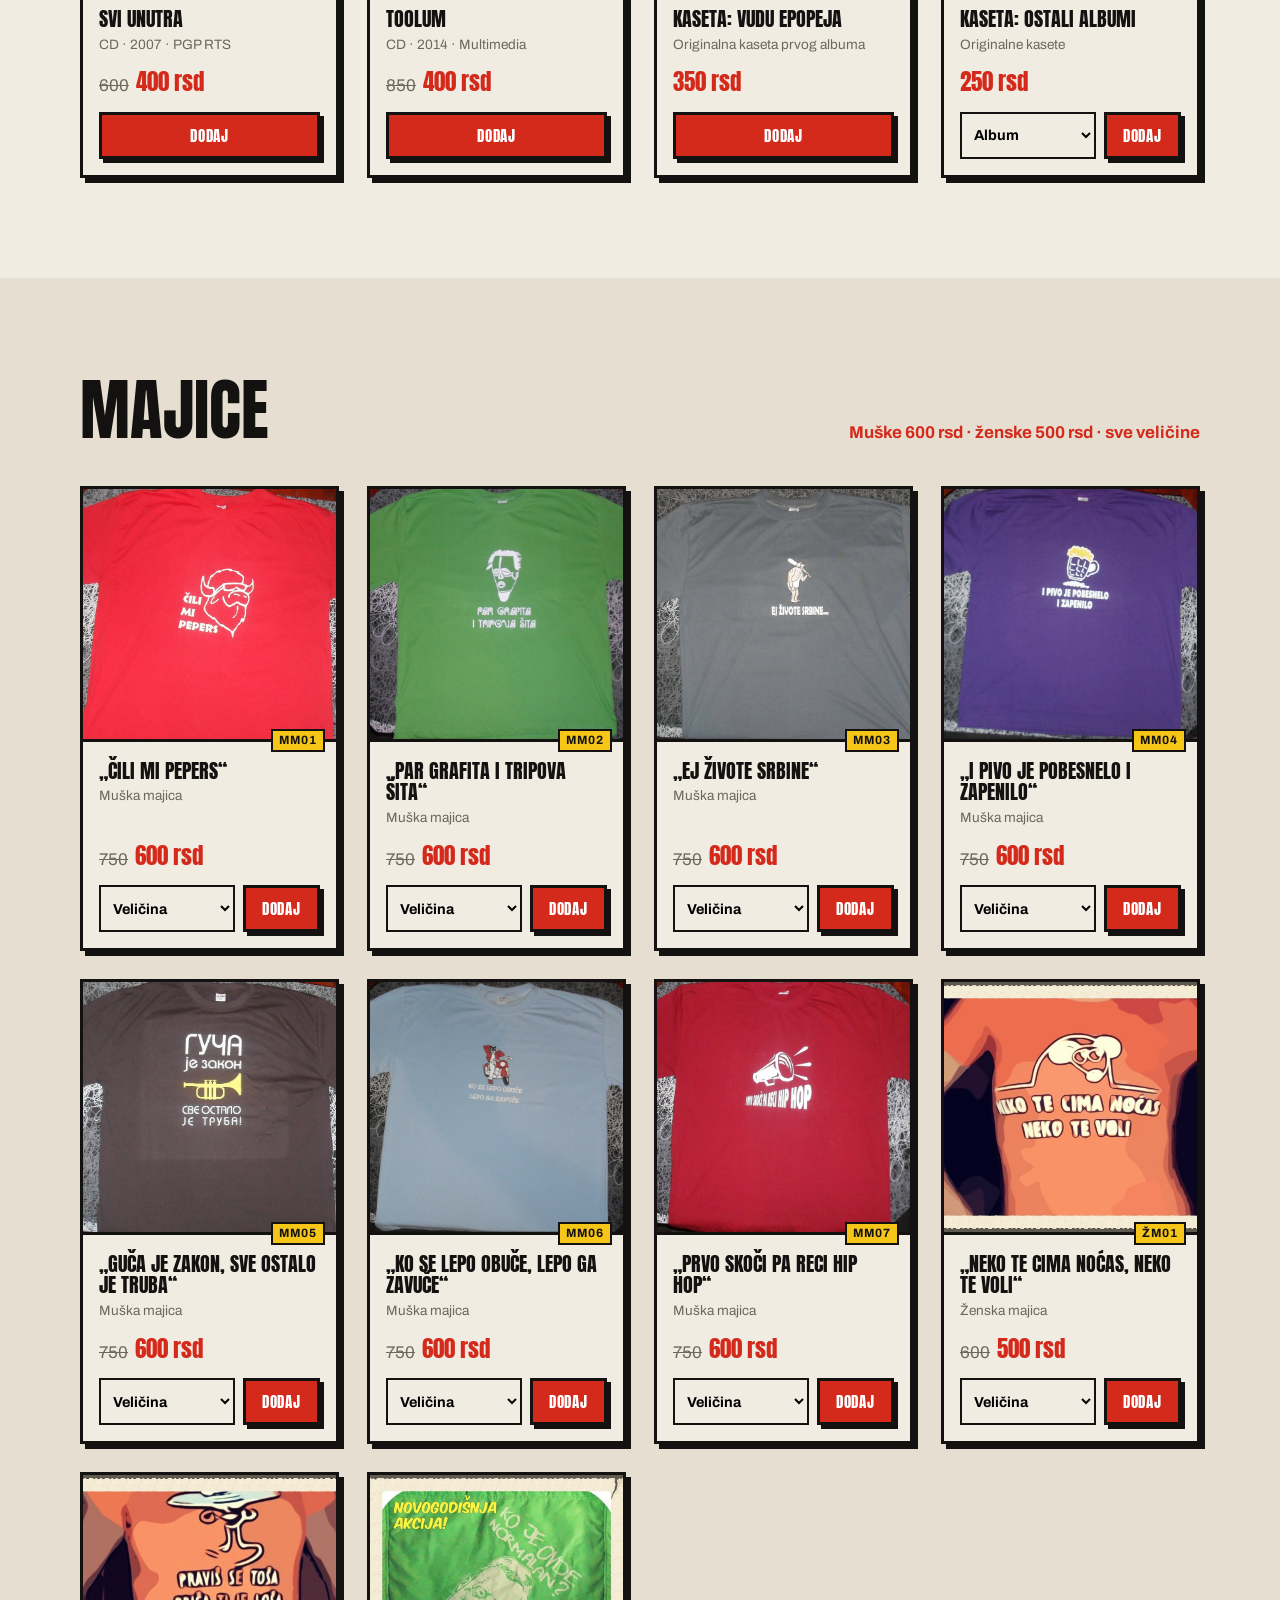
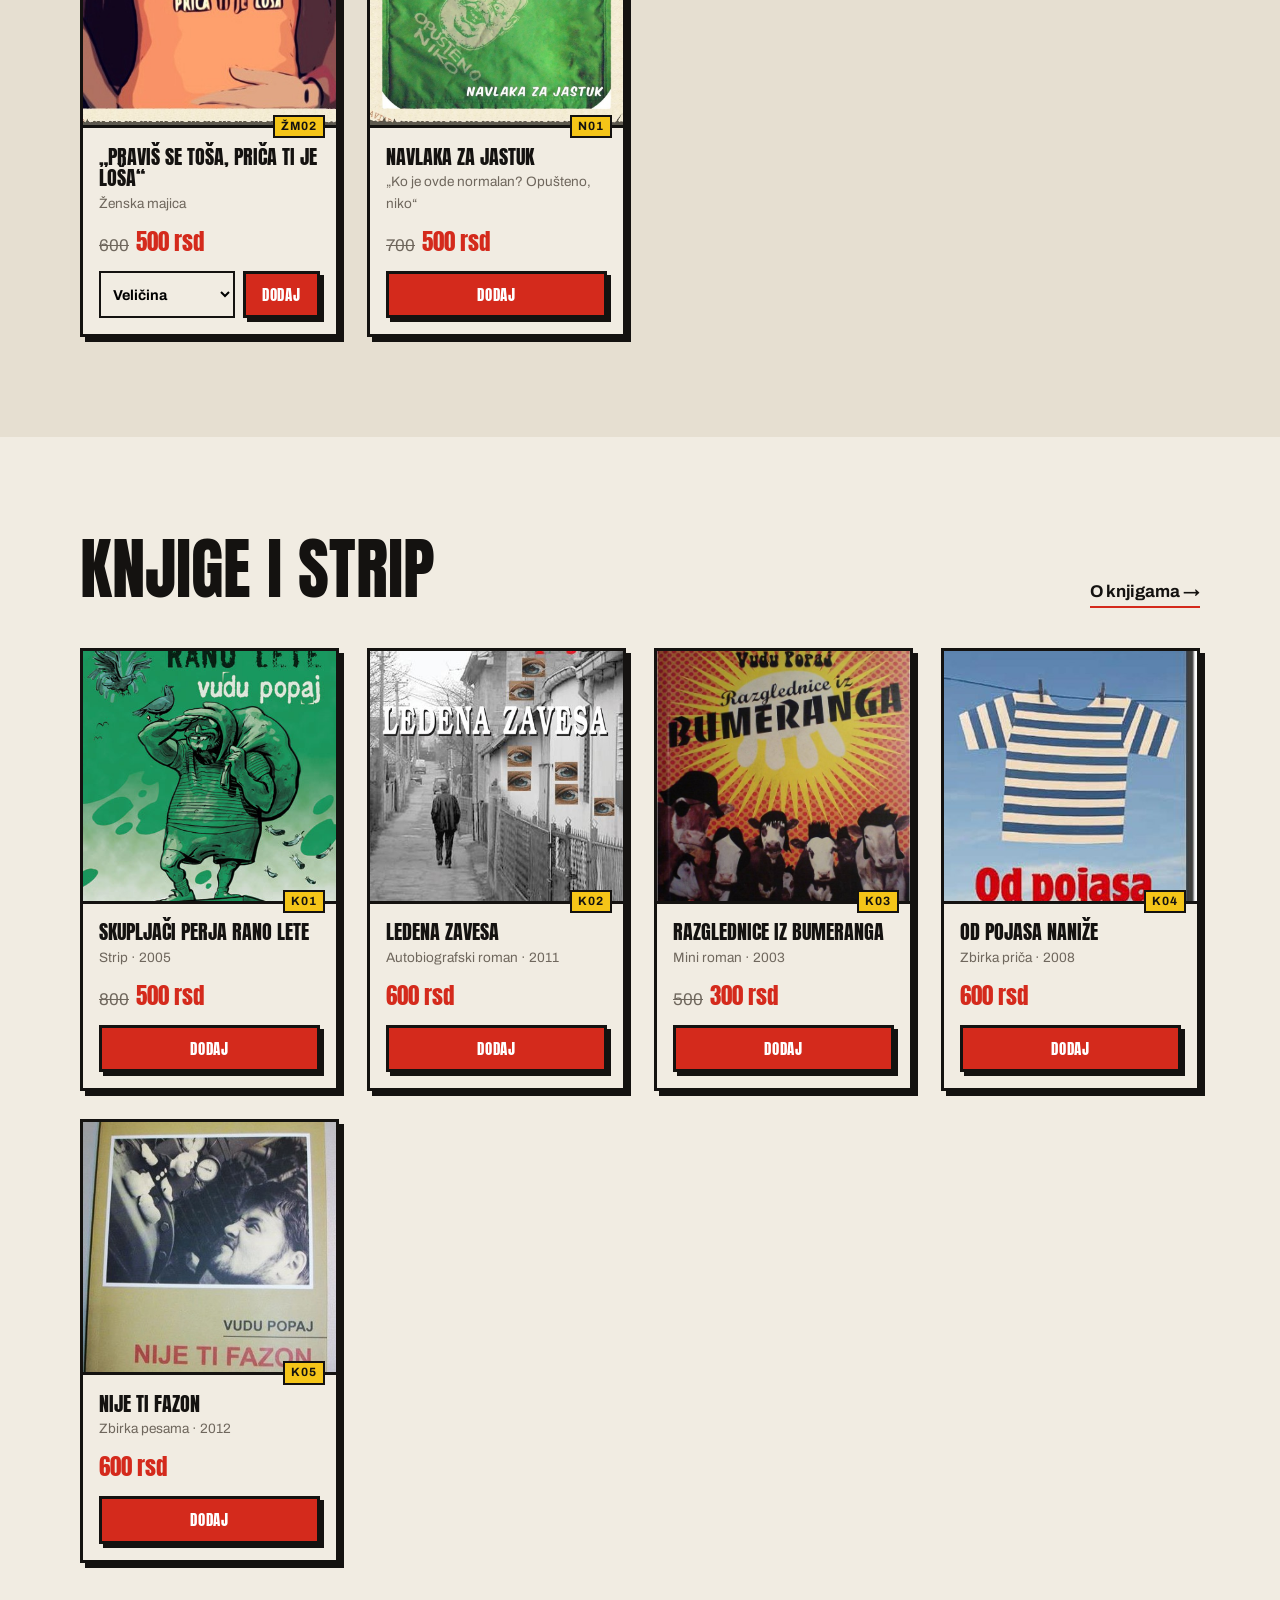
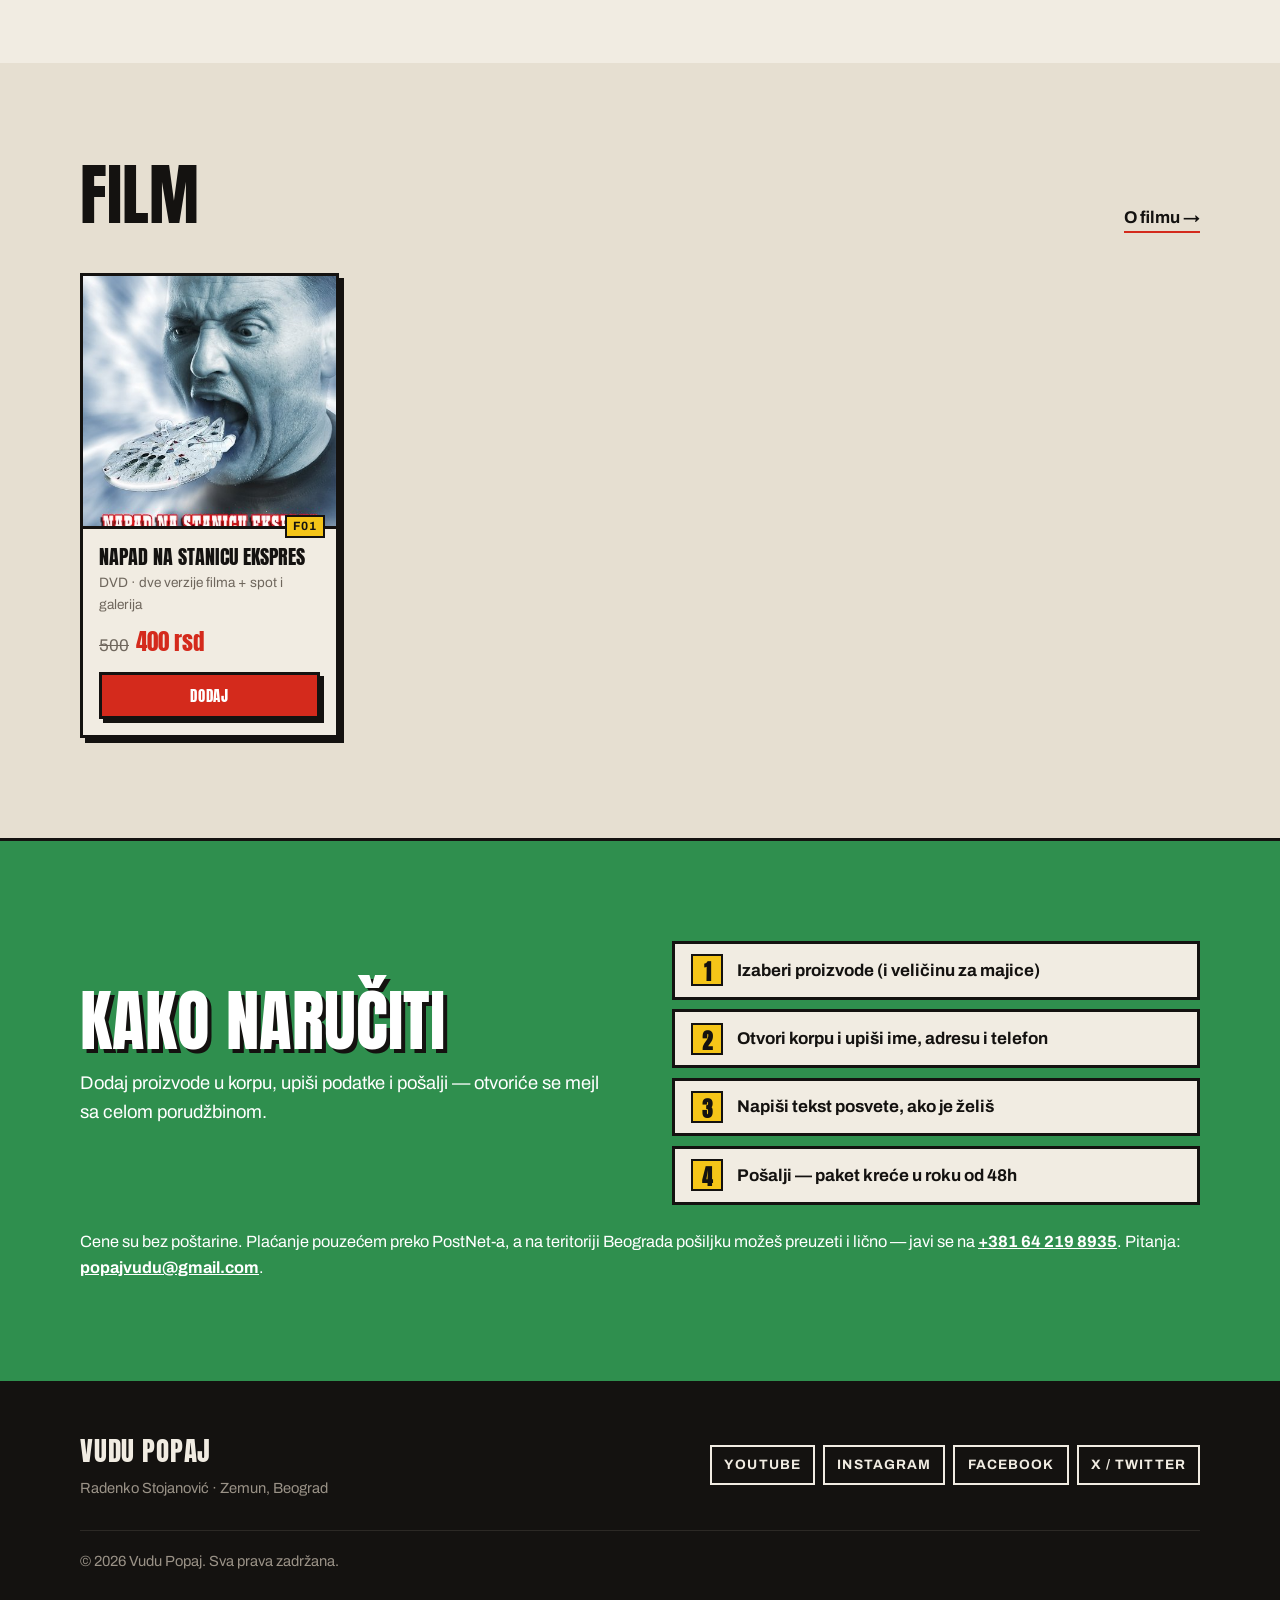
<file: prodavnica.html>
<!doctype html>
<html lang="sr-Latn">
<head>
  <meta charset="utf-8">
  <meta name="viewport" content="width=device-width, initial-scale=1">
  <title>Shop — Vudu Popaj | Diskovi, knjige, majice sa posvetom</title>
  <meta name="description" content="Prodavnica Vudu Popaja: originalni CD-ovi, kasete, knjige, strip, DVD i majice. Sve može sa posvetom. Plaćanje pouzećem, slanje u roku od 48 sati.">
  <link rel="icon" href="assets/favicon.svg" type="image/svg+xml">
  <link rel="apple-touch-icon" href="assets/apple-touch-icon.png">
  <meta name="theme-color" content="#141210">

  <meta property="og:type" content="website">
  <meta property="og:site_name" content="Vudu Popaj">
  <meta property="og:locale" content="sr_RS">
  <meta property="og:title" content="Shop — Vudu Popaj | Diskovi, knjige, majice sa posvetom">
  <meta property="og:description" content="Prodavnica Vudu Popaja: originalni CD-ovi, kasete, knjige, strip, DVD i majice. Sve može sa posvetom. Plaćanje pouzećem, slanje u roku od 48 sati.">
  <meta property="og:url" content="https://lolic89.github.io/voodoo/prodavnica.html">
  <meta property="og:image" content="https://lolic89.github.io/voodoo/assets/og-image.jpg">
  <meta property="og:image:width" content="1200">
  <meta property="og:image:height" content="630">
  <meta name="twitter:card" content="summary_large_image">
  <link rel="canonical" href="https://lolic89.github.io/voodoo/prodavnica.html">
  <link rel="preconnect" href="https://fonts.googleapis.com">
  <link rel="preconnect" href="https://fonts.gstatic.com" crossorigin>
  <link href="https://fonts.googleapis.com/css2?family=Anton&family=Archivo:wght@400;500;700;900&display=swap" rel="stylesheet">
  <link rel="stylesheet" href="css/style.css">
</head>
<body>

<header class="site-header">
  <div class="wrap header-inner">
    <a href="index.html" class="logo" aria-label="Vudu Popaj — početna">
      <span class="logo-main">VUDU POPAJ</span>
      <span class="logo-sub">voodoo popeye</span>
    </a>
    <button class="nav-toggle" aria-expanded="false" aria-controls="main-nav">
      <span class="sr-only">Meni</span><span></span><span></span><span></span>
    </button>
    <nav id="main-nav" class="main-nav">
      <a href="muzika.html">Muzika</a>
      <a href="biografija.html">Biografija</a>
      <a href="knjige.html">Knjige</a>
      <a href="strip.html">Strip</a>
      <a href="film.html">Film</a>
      <a href="vesti.html">Vesti</a>
      <a href="prodavnica.html" class="active" aria-current="page">Shop</a>
      <a href="nastupi.html" class="nav-cta">Zakaži nastup</a>
    </nav>
  </div>
</header>

<main>

  <section class="page-hero">
    <div class="wrap shop-hero">
      <div>
        <p class="kicker">Originalno &middot; sa posvetom &middot; pouzećem</p>
        <h1 class="page-title">Shop</h1>
        <p class="page-lead">
          Svi diskovi su originalni, a diskovi i knjige mogu biti <strong>sa posvetom potpisanom od Vudu Popaja</strong>.
          Izaberi šta želiš, dodaj u korpu i pošalji porudžbinu — paket kreće u roku od 48 sati.
        </p>
        <nav class="jump" aria-label="Kategorije">
          <a href="#muzika">Muzika</a>
          <a href="#majice">Majice</a>
          <a href="#knjige">Knjige i strip</a>
          <a href="#film">Film</a>
          <a href="#kako">Kako naručiti</a>
        </nav>
      </div>
      <img class="shop-hero-img" src="assets/img/sale-tagovi.png" alt="Sale" width="540" height="364">
    </div>
  </section>

  <section class="perks">
    <div class="wrap perks-grid">
      <div><strong>−10%</strong><span>za 4 proizvoda</span></div>
      <div><strong>−15%</strong><span>za 5 i više</span></div>
      <div><strong>48h</strong><span>slanje paketa</span></div>
      <div><strong>Pouzećem</strong><span>ili lično preuzimanje u Beogradu</span></div>
    </div>
  </section>

  <noscript>
    <div class="wrap noscript-note">
      Korpa radi uz JavaScript. Bez njega naruči mejlom na <b>popajvudu@gmail.com</b>: šifra proizvoda, veličina, ime, prezime, adresa i tekst posvete.
    </div>
  </noscript>

  <section class="section" id="muzika">
    <div class="wrap">
      <div class="section-head">
        <h2 class="section-title">Muzika</h2>
        <p class="section-note">Rasprodaja: prvi album 700 rsd, ostali 400 rsd</p>
      </div>
      <div class="products">
        <article id="p-m1" class="product" data-code="M1" data-name="CD Vudu epopeja (1998)" data-price="700">
          <div class="product-img"><img src="assets/img/album-vudu-epopeja.jpg" alt="Omot albuma Vudu epopeja" loading="lazy"></div>
          <div class="product-body">
            <span class="code">M1</span>
            <h3>Vudu epopeja</h3>
            <p class="product-sub">CD &middot; 1998 &middot; Komuna</p>
            <p class="price"><s>1.000</s> <b>700 rsd</b></p>
          </div>
        </article>
        <article id="p-m2" class="product" data-code="M2" data-name="CD Epopeja 2 (2000)" data-price="400">
          <div class="product-img"><img src="assets/img/album-epopeja-2.jpg" alt="Omot albuma Epopeja 2" loading="lazy"></div>
          <div class="product-body">
            <span class="code">M2</span>
            <h3>Epopeja 2</h3>
            <p class="product-sub">CD &middot; 2000 &middot; Komuna</p>
            <p class="price"><s>600</s> <b>400 rsd</b></p>
          </div>
        </article>
        <article id="p-m3" class="product" data-code="M3" data-name="CD Tubed sellotape (2003)" data-price="400">
          <div class="product-img"><img src="assets/img/album-tubed-sellotape.jpg" alt="Omot albuma Tubed sellotape" loading="lazy"></div>
          <div class="product-body">
            <span class="code">M3</span>
            <h3>Tubed sellotape</h3>
            <p class="product-sub">CD &middot; 2003 &middot; Komuna</p>
            <p class="price"><s>600</s> <b>400 rsd</b></p>
          </div>
        </article>
        <article id="p-m4" class="product" data-code="M4" data-name="CD Sikter feler (2004)" data-price="400">
          <div class="product-img"><img src="assets/img/album-sikter-feler.jpg" alt="Omot albuma Sikter feler" loading="lazy"></div>
          <div class="product-body">
            <span class="code">M4</span>
            <h3>Sikter feler</h3>
            <p class="product-sub">CD &middot; 2004 &middot; City Records</p>
            <p class="price"><s>600</s> <b>400 rsd</b></p>
          </div>
        </article>
        <article id="p-m5" class="product" data-code="M5" data-name="CD Svi unutra (2007)" data-price="400">
          <div class="product-img"><img src="assets/img/album-svi-unutra.jpg" alt="Omot albuma Svi unutra" loading="lazy"></div>
          <div class="product-body">
            <span class="code">M5</span>
            <h3>Svi unutra</h3>
            <p class="product-sub">CD &middot; 2007 &middot; PGP RTS</p>
            <p class="price"><s>600</s> <b>400 rsd</b></p>
          </div>
        </article>
        <article id="p-m6" class="product" data-code="M6" data-name="CD ToolUM (2014)" data-price="400">
          <div class="product-img"><img src="assets/img/album-toolum.jpg" alt="Omot albuma ToolUM" loading="lazy"></div>
          <div class="product-body">
            <span class="code">M6</span>
            <h3>ToolUM</h3>
            <p class="product-sub">CD &middot; 2014 &middot; Multimedia</p>
            <p class="price"><s>850</s> <b>400 rsd</b></p>
          </div>
        </article>
        <article id="p-kas-1" class="product product-new" data-code="KAS-1" data-name="Kaseta Vudu epopeja" data-price="350">
          <div class="product-img product-img-contain"><img src="assets/img/shop-kaseta.png" alt="Audio kaseta" loading="lazy"></div>
          <div class="product-body">
            <span class="badge">Novo</span>
            <h3>Kaseta: Vudu epopeja</h3>
            <p class="product-sub">Originalna kaseta prvog albuma</p>
            <p class="price"><b>350 rsd</b></p>
          </div>
        </article>
        <article id="p-kas" class="product product-new" data-code="KAS" data-name="Kaseta" data-price="250" data-options="Epopeja 2,Tubed sellotape,Sikter feler,Svi unutra,ToolUM" data-option-label="Album">
          <div class="product-img product-img-contain"><img src="assets/img/shop-kaseta.png" alt="Audio kaseta" loading="lazy"></div>
          <div class="product-body">
            <span class="badge">Novo</span>
            <h3>Kaseta: ostali albumi</h3>
            <p class="product-sub">Originalne kasete</p>
            <p class="price"><b>250 rsd</b></p>
          </div>
        </article>
      </div>
    </div>
  </section>

  <section class="section alt-bg" id="majice">
    <div class="wrap">
      <div class="section-head">
        <h2 class="section-title">Majice</h2>
        <p class="section-note">Muške 600 rsd &middot; ženske 500 rsd &middot; sve veličine</p>
      </div>
      <div class="products">
        <article id="p-mm01" class="product" data-code="MM01" data-name="Muška majica „Čili mi pepers“" data-price="600" data-options="S,M,L,XL,XXL" data-option-label="Veličina">
          <div class="product-img"><img src="assets/img/shop-mm01-cili-mi-pepers.jpg" alt="Crvena majica sa natpisom Čili mi pepers" loading="lazy"></div>
          <div class="product-body">
            <span class="code">MM01</span>
            <h3>„Čili mi pepers“</h3>
            <p class="product-sub">Muška majica</p>
            <p class="price"><s>750</s> <b>600 rsd</b></p>
          </div>
        </article>
        <article id="p-mm02" class="product" data-code="MM02" data-name="Muška majica „Par grafita i tripova šita“" data-price="600" data-options="S,M,L,XL,XXL" data-option-label="Veličina">
          <div class="product-img"><img src="assets/img/shop-mm02-par-grafita.jpg" alt="Zelena majica sa natpisom Par grafita i tripova šita" loading="lazy"></div>
          <div class="product-body">
            <span class="code">MM02</span>
            <h3>„Par grafita i tripova šita“</h3>
            <p class="product-sub">Muška majica</p>
            <p class="price"><s>750</s> <b>600 rsd</b></p>
          </div>
        </article>
        <article id="p-mm03" class="product" data-code="MM03" data-name="Muška majica „Ej živote Srbine“" data-price="600" data-options="S,M,L,XL,XXL" data-option-label="Veličina">
          <div class="product-img"><img src="assets/img/shop-mm03-ej-zivote-srbine.jpg" alt="Siva majica sa natpisom Ej živote Srbine" loading="lazy"></div>
          <div class="product-body">
            <span class="code">MM03</span>
            <h3>„Ej živote Srbine“</h3>
            <p class="product-sub">Muška majica</p>
            <p class="price"><s>750</s> <b>600 rsd</b></p>
          </div>
        </article>
        <article id="p-mm04" class="product" data-code="MM04" data-name="Muška majica „I pivo je pobesnelo i zapenilo“" data-price="600" data-options="S,M,L,XL,XXL" data-option-label="Veličina">
          <div class="product-img"><img src="assets/img/shop-mm04-pivo.jpg" alt="Ljubičasta majica sa natpisom I pivo je pobesnelo i zapenilo" loading="lazy"></div>
          <div class="product-body">
            <span class="code">MM04</span>
            <h3>„I pivo je pobesnelo i zapenilo“</h3>
            <p class="product-sub">Muška majica</p>
            <p class="price"><s>750</s> <b>600 rsd</b></p>
          </div>
        </article>
        <article id="p-mm05" class="product" data-code="MM05" data-name="Muška majica „Guča je zakon, sve ostalo je truba“" data-price="600" data-options="S,M,L,XL,XXL" data-option-label="Veličina">
          <div class="product-img"><img src="assets/img/shop-mm05-guca.jpg" alt="Tamna majica sa natpisom Guča je zakon, sve ostalo je truba" loading="lazy"></div>
          <div class="product-body">
            <span class="code">MM05</span>
            <h3>„Guča je zakon, sve ostalo je truba“</h3>
            <p class="product-sub">Muška majica</p>
            <p class="price"><s>750</s> <b>600 rsd</b></p>
          </div>
        </article>
        <article id="p-mm06" class="product" data-code="MM06" data-name="Muška majica „Ko se lepo obuče, lepo ga zavuče“" data-price="600" data-options="S,M,L,XL,XXL" data-option-label="Veličina">
          <div class="product-img"><img src="assets/img/shop-mm06-ko-se-lepo-obuce.jpg" alt="Svetloplava majica sa natpisom Ko se lepo obuče, lepo ga zavuče" loading="lazy"></div>
          <div class="product-body">
            <span class="code">MM06</span>
            <h3>„Ko se lepo obuče, lepo ga zavuče“</h3>
            <p class="product-sub">Muška majica</p>
            <p class="price"><s>750</s> <b>600 rsd</b></p>
          </div>
        </article>
        <article id="p-mm07" class="product" data-code="MM07" data-name="Muška majica „Prvo skoči pa reci hip hop“" data-price="600" data-options="S,M,L,XL,XXL" data-option-label="Veličina">
          <div class="product-img"><img src="assets/img/shop-mm07-prvo-skoci.jpg" alt="Bordo majica sa natpisom Prvo skoči pa reci hip hop" loading="lazy"></div>
          <div class="product-body">
            <span class="code">MM07</span>
            <h3>„Prvo skoči pa reci hip hop“</h3>
            <p class="product-sub">Muška majica</p>
            <p class="price"><s>750</s> <b>600 rsd</b></p>
          </div>
        </article>
        <article id="p-zm01" class="product" data-code="ŽM01" data-name="Ženska majica „Neko te cima noćas, neko te voli“" data-price="500" data-options="S,M,L,XL" data-option-label="Veličina">
          <div class="product-img"><img src="assets/img/shop-zm01-neko-te-cima.jpg" alt="Narandžasta ženska majica sa natpisom Neko te cima noćas, neko te voli" loading="lazy"></div>
          <div class="product-body">
            <span class="code">ŽM01</span>
            <h3>„Neko te cima noćas, neko te voli“</h3>
            <p class="product-sub">Ženska majica</p>
            <p class="price"><s>600</s> <b>500 rsd</b></p>
          </div>
        </article>
        <article id="p-zm02" class="product" data-code="ŽM02" data-name="Ženska majica „Praviš se Toša, priča ti je loša“" data-price="500" data-options="S,M,L,XL" data-option-label="Veličina">
          <div class="product-img"><img src="assets/img/shop-zm02-pravis-se-tosa.jpg" alt="Narandžasta ženska majica sa natpisom Praviš se Toša, priča ti je loša" loading="lazy"></div>
          <div class="product-body">
            <span class="code">ŽM02</span>
            <h3>„Praviš se Toša, priča ti je loša“</h3>
            <p class="product-sub">Ženska majica</p>
            <p class="price"><s>600</s> <b>500 rsd</b></p>
          </div>
        </article>
        <article id="p-n01" class="product" data-code="N01" data-name="Navlaka za jastuk „Ko je ovde normalan? Opušteno, niko“" data-price="500">
          <div class="product-img"><img src="assets/img/shop-n01-navlaka.jpg" alt="Zelena navlaka za jastuk sa karikaturom i natpisom Ko je ovde normalan? Opušteno, niko" loading="lazy"></div>
          <div class="product-body">
            <span class="code">N01</span>
            <h3>Navlaka za jastuk</h3>
            <p class="product-sub">„Ko je ovde normalan? Opušteno, niko“</p>
            <p class="price"><s>700</s> <b>500 rsd</b></p>
          </div>
        </article>
      </div>
    </div>
  </section>

  <section class="section" id="knjige">
    <div class="wrap">
      <div class="section-head">
        <h2 class="section-title">Knjige i strip</h2>
        <a class="link-arrow" href="knjige.html">O knjigama &rarr;</a>
      </div>
      <div class="products">
        <article id="p-k01" class="product" data-code="K01" data-name="Strip „Skupljači perja rano lete“" data-price="500">
          <div class="product-img"><img src="assets/img/strip-skupljaci-perja.jpg" alt="Korica stripa Skupljači perja rano lete" loading="lazy"></div>
          <div class="product-body">
            <span class="code">K01</span>
            <h3>Skupljači perja rano lete</h3>
            <p class="product-sub">Strip &middot; 2005</p>
            <p class="price"><s>800</s> <b>500 rsd</b></p>
          </div>
        </article>
        <article id="p-k02" class="product" data-code="K02" data-name="Knjiga „Ledena zavesa“" data-price="600">
          <div class="product-img"><img src="assets/img/knjiga-ledena-zavesa.jpg" alt="Korica knjige Ledena zavesa" loading="lazy"></div>
          <div class="product-body">
            <span class="code">K02</span>
            <h3>Ledena zavesa</h3>
            <p class="product-sub">Autobiografski roman &middot; 2011</p>
            <p class="price"><b>600 rsd</b></p>
          </div>
        </article>
        <article id="p-k03" class="product" data-code="K03" data-name="Knjiga „Razglednice iz Bumeranga“" data-price="300">
          <div class="product-img"><img src="assets/img/knjiga-razglednice-iz-bumeranga.jpg" alt="Korica knjige Razglednice iz Bumeranga" loading="lazy"></div>
          <div class="product-body">
            <span class="code">K03</span>
            <h3>Razglednice iz Bumeranga</h3>
            <p class="product-sub">Mini roman &middot; 2003</p>
            <p class="price"><s>500</s> <b>300 rsd</b></p>
          </div>
        </article>
        <article id="p-k04" class="product" data-code="K04" data-name="Knjiga „Od pojasa naniže“" data-price="600">
          <div class="product-img"><img src="assets/img/knjiga-od-pojasa-nanize.jpg" alt="Korica knjige Od pojasa naniže" loading="lazy"></div>
          <div class="product-body">
            <span class="code">K04</span>
            <h3>Od pojasa naniže</h3>
            <p class="product-sub">Zbirka priča &middot; 2008</p>
            <p class="price"><b>600 rsd</b></p>
          </div>
        </article>
        <article id="p-k05" class="product" data-code="K05" data-name="Knjiga „Nije ti fazon“" data-price="600">
          <div class="product-img"><img src="assets/img/knjiga-nije-ti-fazon.jpg" alt="Korica knjige Nije ti fazon" loading="lazy"></div>
          <div class="product-body">
            <span class="code">K05</span>
            <h3>Nije ti fazon</h3>
            <p class="product-sub">Zbirka pesama &middot; 2012</p>
            <p class="price"><b>600 rsd</b></p>
          </div>
        </article>
      </div>
    </div>
  </section>

  <section class="section alt-bg" id="film">
    <div class="wrap">
      <div class="section-head">
        <h2 class="section-title">Film</h2>
        <a class="link-arrow" href="film.html">O filmu &rarr;</a>
      </div>
      <div class="products">
        <article id="p-f01" class="product" data-code="F01" data-name="DVD „Napad na stanicu Ekspres“" data-price="400">
          <div class="product-img"><img src="assets/img/film-napad-na-stanicu-ekspres.jpg" alt="Poster filma Napad na stanicu Ekspres" loading="lazy"></div>
          <div class="product-body">
            <span class="code">F01</span>
            <h3>Napad na stanicu Ekspres</h3>
            <p class="product-sub">DVD &middot; dve verzije filma + spot i galerija</p>
            <p class="price"><s>500</s> <b>400 rsd</b></p>
          </div>
        </article>
      </div>
    </div>
  </section>

  <section class="section order-band" id="kako">
    <div class="wrap order-grid">
      <div>
        <h2 class="section-title light">Kako naručiti</h2>
        <p class="booking-lead">Dodaj proizvode u korpu, upiši podatke i pošalji — otvoriće se mejl sa celom porudžbinom.</p>
      </div>
      <ol class="order-steps">
        <li>Izaberi proizvode (i veličinu za majice)</li>
        <li>Otvori korpu i upiši ime, adresu i telefon</li>
        <li>Napiši tekst posvete, ako je želiš</li>
        <li>Pošalji — paket kreće u roku od 48h</li>
      </ol>
      <p class="order-note">
        Cene su bez poštarine. Plaćanje pouzećem preko PostNet-a, a na teritoriji Beograda pošiljku možeš preuzeti i lično —
        javi se na <a href="tel:+381642198935">+381 64 219 8935</a>. Pitanja: <a href="mailto:popajvudu@gmail.com">popajvudu@gmail.com</a>.
      </p>
    </div>
  </section>

</main>

<button class="cart-fab" type="button" aria-controls="cart" aria-expanded="false" hidden>
  Korpa <span class="cart-count">0</span>
</button>

<aside id="cart" class="cart" aria-label="Korpa" hidden>
  <div class="cart-head">
    <h2>Korpa</h2>
    <button class="cart-close" type="button" aria-label="Zatvori korpu">&times;</button>
  </div>
  <div class="cart-scroll">
    <ul class="cart-items"></ul>
    <p class="cart-empty">Korpa je prazna.</p>
    <dl class="cart-sum">
      <dt>Ukupno</dt><dd class="sum-subtotal">0 rsd</dd>
      <dt class="sum-discount-row">Popust</dt><dd class="sum-discount sum-discount-row">0 rsd</dd>
      <dt class="sum-total-label">Za plaćanje</dt><dd class="sum-total">0 rsd</dd>
    </dl>
    <p class="cart-hint"></p>
    <form class="cart-form" novalidate>
      <label>Ime i prezime *<input name="ime" required autocomplete="name"></label>
      <label>Adresa (ulica, broj, mesto, poštanski broj) *<input name="adresa" required autocomplete="street-address"></label>
      <label>Telefon<input name="telefon" type="tel" autocomplete="tel"></label>
      <label>Tekst posvete<textarea name="posveta" rows="2" placeholder="npr. Za Marka, od Popaja"></textarea></label>
      <label>Napomena<textarea name="napomena" rows="2"></textarea></label>
      <p class="form-error" hidden>Upiši ime i adresu za dostavu.</p>
      <button class="btn btn-red cart-send" type="submit">Pošalji porudžbinu</button>
      <p class="cart-small">Otvoriće se tvoj mejl program sa porudžbinom za popajvudu@gmail.com. Cene su bez poštarine.</p>
    </form>
  </div>
</aside>
<div class="cart-backdrop" hidden></div>

<footer class="site-footer">
  <div class="wrap footer-inner">
    <div>
      <p class="logo-main">VUDU POPAJ</p>
      <p class="muted">Radenko Stojanović &middot; Zemun, Beograd</p>
    </div>
    <ul class="socials">
      <li><a href="https://www.youtube.com/user/MrVoodooPop" target="_blank" rel="noopener">YouTube</a></li>
      <li><a href="https://www.instagram.com/voodoopopeye/" target="_blank" rel="noopener">Instagram</a></li>
      <li><a href="https://www.facebook.com/VuduPopaj" target="_blank" rel="noopener">Facebook</a></li>
      <li><a href="https://twitter.com/VuduPopaj" target="_blank" rel="noopener">X / Twitter</a></li>
    </ul>
    <p class="muted copyright">&copy; <span id="year">2026</span> Vudu Popaj. Sva prava zadržana.</p>
  </div>
</footer>

<script src="js/main.js"></script>
<script src="js/shop.js"></script>
</body>
</html>
</file>
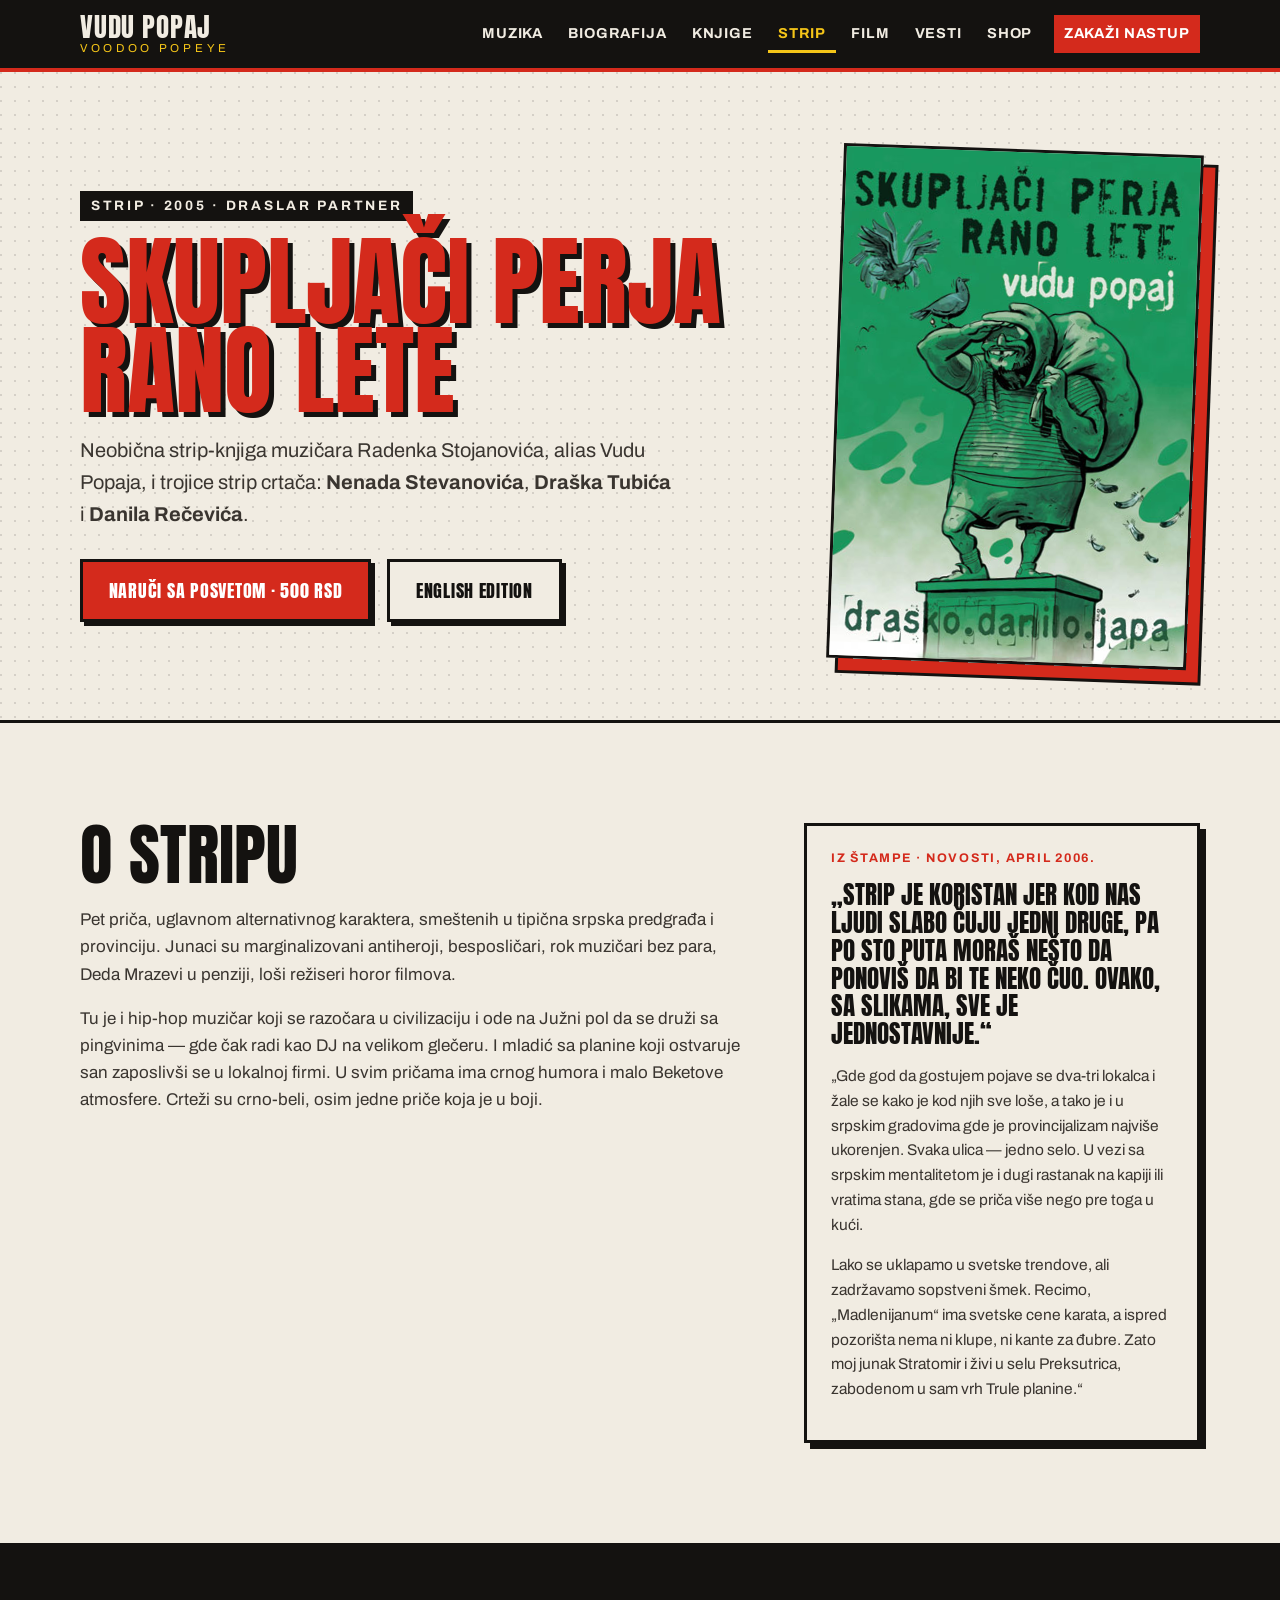
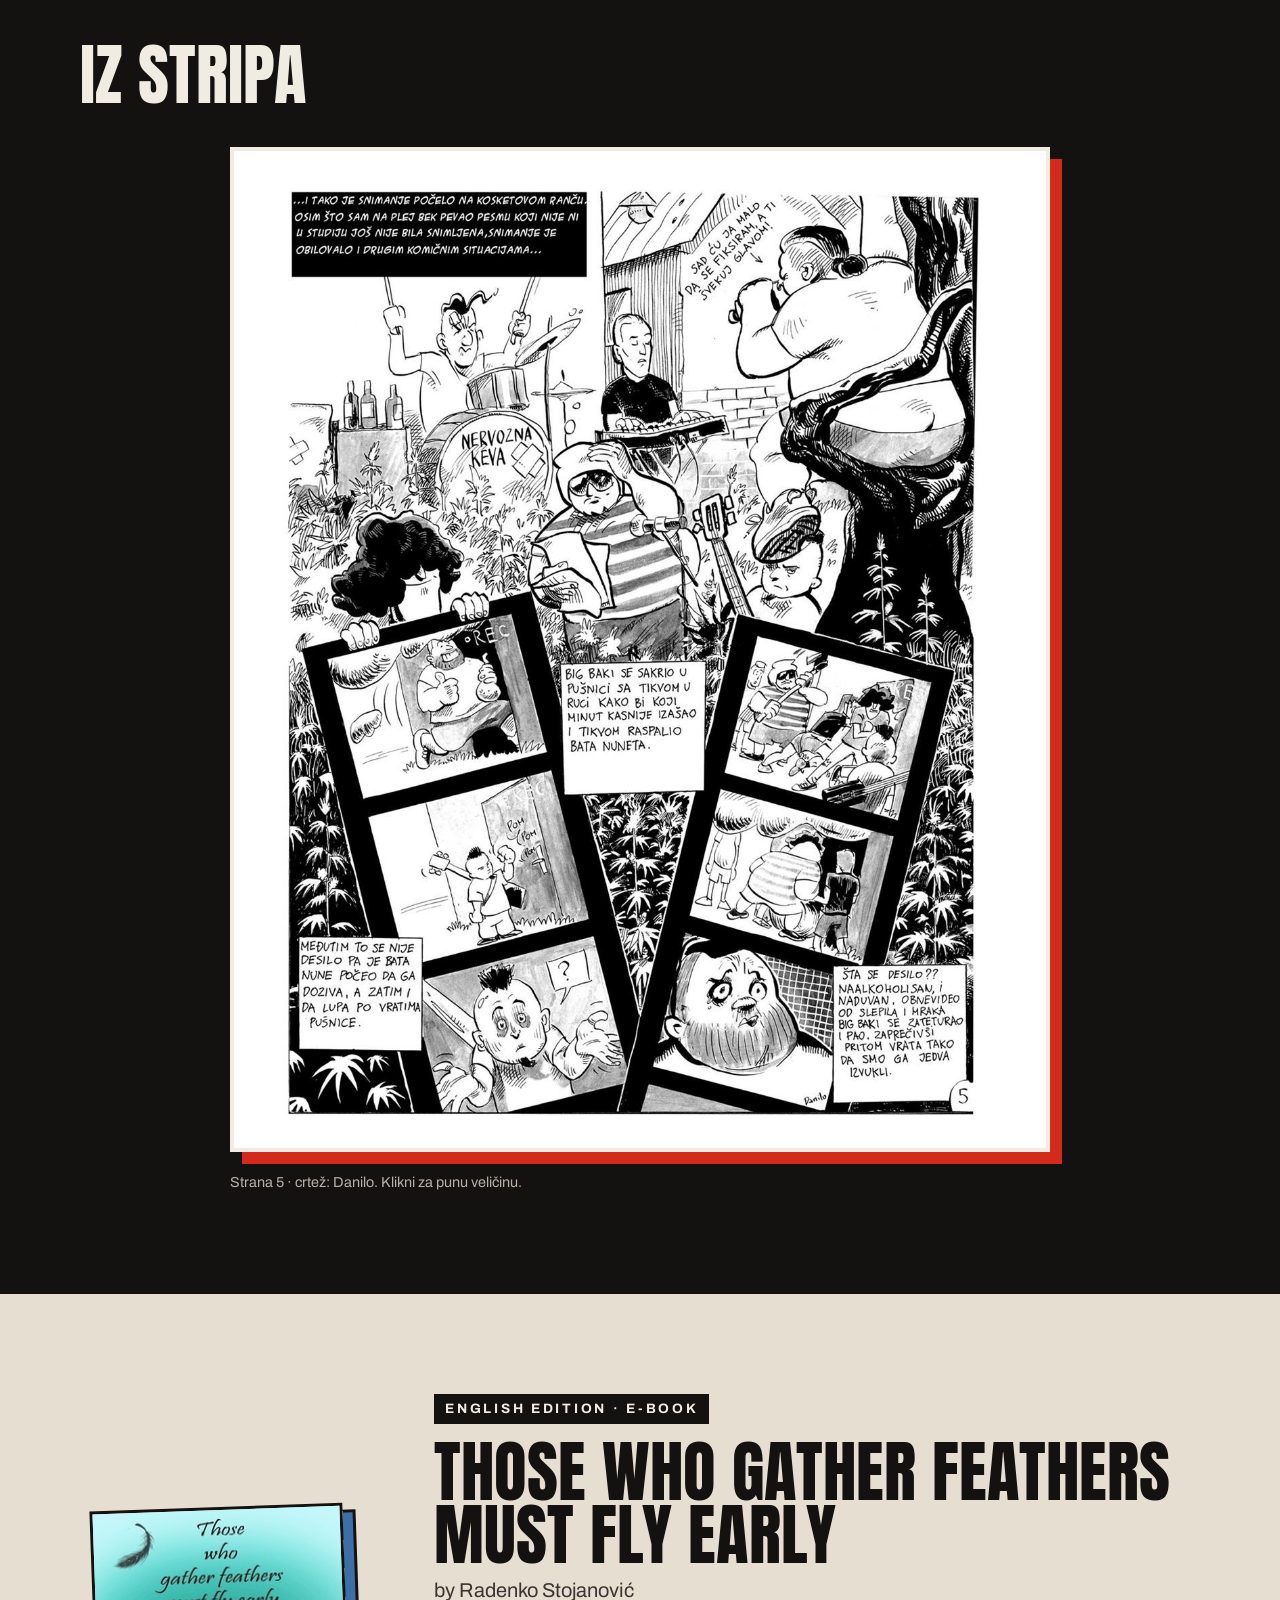
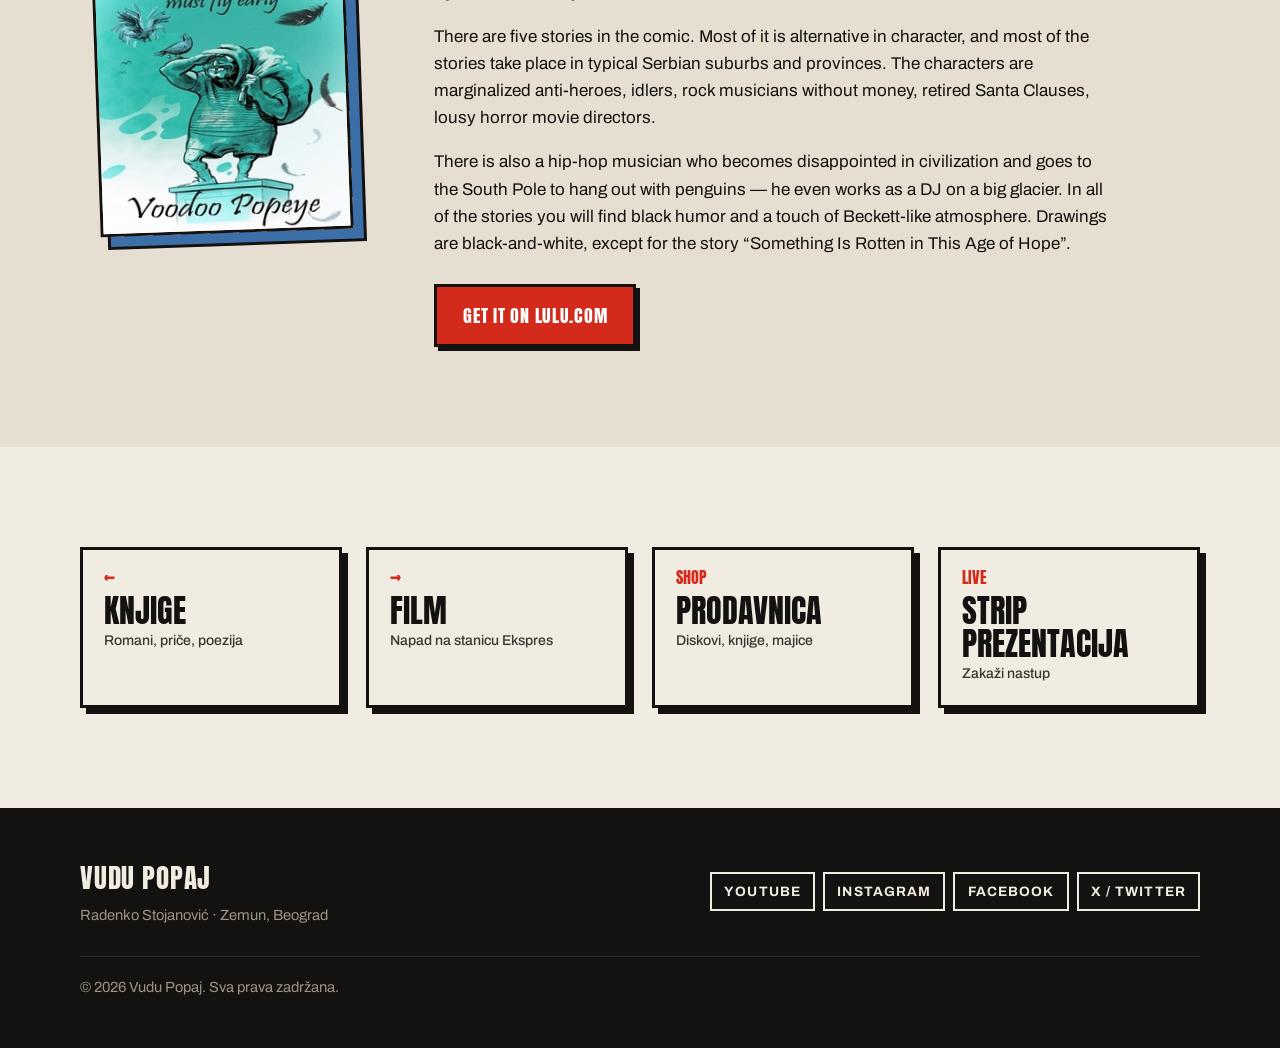
<file: strip.html>
<!doctype html>
<html lang="sr-Latn">
<head>
  <meta charset="utf-8">
  <meta name="viewport" content="width=device-width, initial-scale=1">
  <title>Strip — Skupljači perja rano lete | Vudu Popaj</title>
  <meta name="description" content="„Skupljači perja rano lete“ — strip-knjiga Vudu Popaja i crtača Nenada Stevanovića, Draška Tubića i Danila Rečevića (Draslar partner, 2005). Dostupno i na engleskom.">
  <link rel="icon" href="assets/favicon.svg" type="image/svg+xml">
  <link rel="apple-touch-icon" href="assets/apple-touch-icon.png">
  <meta name="theme-color" content="#141210">

  <meta property="og:type" content="website">
  <meta property="og:site_name" content="Vudu Popaj">
  <meta property="og:locale" content="sr_RS">
  <meta property="og:title" content="Strip — Skupljači perja rano lete | Vudu Popaj">
  <meta property="og:description" content="„Skupljači perja rano lete“ — strip-knjiga Vudu Popaja i crtača Nenada Stevanovića, Draška Tubića i Danila Rečevića (Draslar partner, 2005). Dostupno i na engleskom.">
  <meta property="og:url" content="https://lolic89.github.io/voodoo/strip.html">
  <meta property="og:image" content="https://lolic89.github.io/voodoo/assets/og-image.jpg">
  <meta property="og:image:width" content="1200">
  <meta property="og:image:height" content="630">
  <meta name="twitter:card" content="summary_large_image">
  <link rel="canonical" href="https://lolic89.github.io/voodoo/strip.html">
  <link rel="preconnect" href="https://fonts.googleapis.com">
  <link rel="preconnect" href="https://fonts.gstatic.com" crossorigin>
  <link href="https://fonts.googleapis.com/css2?family=Anton&family=Archivo:wght@400;500;700;900&display=swap" rel="stylesheet">
  <link rel="stylesheet" href="css/style.css">
</head>
<body>

<header class="site-header">
  <div class="wrap header-inner">
    <a href="index.html" class="logo" aria-label="Vudu Popaj — početna">
      <span class="logo-main">VUDU POPAJ</span>
      <span class="logo-sub">voodoo popeye</span>
    </a>
    <button class="nav-toggle" aria-expanded="false" aria-controls="main-nav">
      <span class="sr-only">Meni</span><span></span><span></span><span></span>
    </button>
    <nav id="main-nav" class="main-nav">
      <a href="muzika.html">Muzika</a>
      <a href="biografija.html">Biografija</a>
      <a href="knjige.html">Knjige</a>
      <a href="strip.html" class="active" aria-current="page">Strip</a>
      <a href="film.html">Film</a>
      <a href="vesti.html">Vesti</a>
      <a href="prodavnica.html">Shop</a>
      <a href="nastupi.html" class="nav-cta">Zakaži nastup</a>
    </nav>
  </div>
</header>

<main>

  <section class="page-hero">
    <div class="wrap feature-hero">
      <div>
        <p class="kicker">Strip &middot; 2005 &middot; Draslar partner</p>
        <h1 class="page-title page-title-md">Skupljači perja rano lete</h1>
        <p class="page-lead">
          Neobična strip-knjiga muzičara Radenka Stojanovića, alias Vudu Popaja, i trojice strip crtača:
          <strong>Nenada Stevanovića</strong>, <strong>Draška Tubića</strong> i <strong>Danila Rečevića</strong>.
        </p>
        <div class="hero-actions">
          <a class="btn btn-red" href="mailto:popajvudu@gmail.com?subject=Porud%C5%BEbina%20K01%20-%20Skuplja%C4%8Di%20perja%20rano%20lete">Naruči sa posvetom &middot; 500 rsd</a>
          <a class="btn btn-ghost" href="#english">English edition</a>
        </div>
      </div>
      <figure class="feature-cover">
        <img src="assets/img/strip-skupljaci-perja.jpg" alt="Korica stripa Skupljači perja rano lete" width="394" height="567">
      </figure>
    </div>
  </section>

  <section class="section">
    <div class="wrap prose-grid">
      <div class="prose">
        <h2 class="section-title">O stripu</h2>
        <p>Pet priča, uglavnom alternativnog karaktera, smeštenih u tipična srpska predgrađa i provinciju. Junaci su marginalizovani antiheroji, besposličari, rok muzičari bez para, Deda Mrazevi u penziji, loši režiseri horor filmova.</p>
        <p>Tu je i hip-hop muzičar koji se razočara u civilizaciju i ode na Južni pol da se druži sa pingvinima — gde čak radi kao DJ na velikom glečeru. I mladić sa planine koji ostvaruje san zaposlivši se u lokalnoj firmi. U svim pričama ima crnog humora i malo Beketove atmosfere. Crteži su crno-beli, osim jedne priče koja je u boji.</p>
      </div>

      <aside class="press">
        <p class="press-label">Iz štampe &middot; Novosti, april 2006.</p>
        <blockquote>
          <p>„Strip je koristan jer kod nas ljudi slabo čuju jedni druge, pa po sto puta moraš nešto da ponoviš da bi te neko čuo. Ovako, sa slikama, sve je jednostavnije.“</p>
        </blockquote>
        <p>„Gde god da gostujem pojave se dva-tri lokalca i žale se kako je kod njih sve loše, a tako je i u srpskim gradovima gde je provincijalizam najviše ukorenjen. Svaka ulica — jedno selo. U vezi sa srpskim mentalitetom je i dugi rastanak na kapiji ili vratima stana, gde se priča više nego pre toga u kući.</p>
        <p>Lako se uklapamo u svetske trendove, ali zadržavamo sopstveni šmek. Recimo, „Madlenijanum“ ima svetske cene karata, a ispred pozorišta nema ni klupe, ni kante za đubre. Zato moj junak Stratomir i živi u selu Preksutrica, zabodenom u sam vrh Trule planine.“</p>
      </aside>
    </div>
  </section>

  <section class="section comic-band">
    <div class="wrap">
      <div class="section-head">
        <h2 class="section-title light">Iz stripa</h2>
      </div>
      <figure class="comic-page">
        <a href="assets/img/strip-strana.jpg" target="_blank" rel="noopener">
          <img src="assets/img/strip-strana.jpg" alt="Crno-bela strana stripa: bend snima na ranču, Big Baki se sakrio u pušnici" loading="lazy" width="2000" height="2455">
        </a>
        <figcaption>Strana 5 &middot; crtež: Danilo. Klikni za punu veličinu.</figcaption>
      </figure>
    </div>
  </section>

  <section class="section alt-bg" id="english" lang="en">
    <div class="wrap feature-hero feature-hero-rev">
      <figure class="feature-cover feature-cover-sm">
        <img src="assets/img/strip-those-who-gather-feathers.jpg" alt="Cover of Those Who Gather Feathers Must Fly Early" loading="lazy">
      </figure>
      <div>
        <p class="kicker">English edition &middot; e-book</p>
        <h2 class="section-title">Those Who Gather Feathers Must Fly Early</h2>
        <p class="page-lead">by Radenko Stojanović</p>
        <p>There are five stories in the comic. Most of it is alternative in character, and most of the stories take place in typical Serbian suburbs and provinces. The characters are marginalized anti-heroes, idlers, rock musicians without money, retired Santa Clauses, lousy horror movie directors.</p>
        <p>There is also a hip-hop musician who becomes disappointed in civilization and goes to the South Pole to hang out with penguins — he even works as a DJ on a big glacier. In all of the stories you will find black humor and a touch of Beckett-like atmosphere. Drawings are black-and-white, except for the story “Something Is Rotten in This Age of Hope”.</p>
        <a class="btn btn-red" href="https://www.lulu.com/shop/radenko-stojanovic/those-who-gather-feathers-must-fly-early/ebook/product-22356152.html" target="_blank" rel="noopener">Get it on Lulu.com</a>
      </div>
    </div>
  </section>

  <section class="section">
    <div class="wrap">
      <div class="next-links">
        <a href="knjige.html"><span>&larr;</span>Knjige<small>Romani, priče, poezija</small></a>
        <a href="film.html"><span>&rarr;</span>Film<small>Napad na stanicu Ekspres</small></a>
        <a href="prodavnica.html"><span>Shop</span>Prodavnica<small>Diskovi, knjige, majice</small></a>
        <a href="nastupi.html"><span>Live</span>Strip prezentacija<small>Zakaži nastup</small></a>
      </div>
    </div>
  </section>

</main>

<footer class="site-footer">
  <div class="wrap footer-inner">
    <div>
      <p class="logo-main">VUDU POPAJ</p>
      <p class="muted">Radenko Stojanović &middot; Zemun, Beograd</p>
    </div>
    <ul class="socials">
      <li><a href="https://www.youtube.com/user/MrVoodooPop" target="_blank" rel="noopener">YouTube</a></li>
      <li><a href="https://www.instagram.com/voodoopopeye/" target="_blank" rel="noopener">Instagram</a></li>
      <li><a href="https://www.facebook.com/VuduPopaj" target="_blank" rel="noopener">Facebook</a></li>
      <li><a href="https://twitter.com/VuduPopaj" target="_blank" rel="noopener">X / Twitter</a></li>
    </ul>
    <p class="muted copyright">&copy; <span id="year">2026</span> Vudu Popaj. Sva prava zadržana.</p>
  </div>
</footer>

<script src="js/main.js"></script>
</body>
</html>
</file>
<file: css/style.css>
:root {
  --paper: #f1ece2;
  --paper-2: #e6dfd1;
  --ink: #141210;
  --ink-2: #3a3530;
  --muted: #6f675d;
  --red: #d42a1c;
  --red-dark: #a81d12;
  --yellow: #f5c518;
  --green: #2f8f4e;
  --blue: #3c6fa8;

  --font-display: "Anton", "Impact", "Arial Narrow Bold", sans-serif;
  --font-body: "Archivo", system-ui, -apple-system, "Segoe UI", Roboto, sans-serif;

  --wrap: 1200px;
  --gutter: clamp(16px, 4vw, 40px);
  --border: 3px solid var(--ink);
  --shadow: 6px 6px 0 var(--ink);
}

*, *::before, *::after { box-sizing: border-box; }

html { scroll-behavior: smooth; }

body {
  margin: 0;
  background: var(--paper);
  color: var(--ink);
  font-family: var(--font-body);
  font-size: 17px;
  line-height: 1.6;
  -webkit-font-smoothing: antialiased;
}

img { max-width: 100%; height: auto; display: block; }
a { color: inherit; }

.sr-only {
  position: absolute; width: 1px; height: 1px; padding: 0; margin: -1px;
  overflow: hidden; clip: rect(0 0 0 0); white-space: nowrap; border: 0;
}

.wrap {
  max-width: var(--wrap);
  margin-inline: auto;
  padding-inline: var(--gutter);
}

.btn {
  display: inline-block;
  font-family: var(--font-display);
  font-size: 1.15rem;
  letter-spacing: .04em;
  text-transform: uppercase;
  text-decoration: none;
  padding: .75em 1.4em;
  border: var(--border);
  box-shadow: 4px 4px 0 var(--ink);
  transition: transform .12s ease, box-shadow .12s ease;
}
.btn:hover { transform: translate(-2px, -2px); box-shadow: 6px 6px 0 var(--ink); }
.btn:active { transform: translate(2px, 2px); box-shadow: 2px 2px 0 var(--ink); }
.btn-red { background: var(--red); color: #fff; }
.btn-ghost { background: var(--paper); color: var(--ink); }
.btn-yellow { background: var(--yellow); color: var(--ink); }

.link-arrow {
  font-weight: 700;
  text-decoration: none;
  border-bottom: 2px solid var(--red);
  white-space: nowrap;
}
.link-arrow:hover { color: var(--red); }

.site-header {
  position: sticky;
  top: 0;
  z-index: 50;
  background: var(--ink);
  color: var(--paper);
  border-bottom: 4px solid var(--red);
}
.header-inner {
  display: flex;
  align-items: center;
  justify-content: space-between;
  gap: 1rem;
  min-height: 68px;
}
.logo { text-decoration: none; display: flex; flex-direction: column; line-height: 1; }
.logo-main {
  font-family: var(--font-display);
  font-size: 1.7rem;
  letter-spacing: .03em;
  margin: 0;
}
.logo-sub {
  font-size: .72rem;
  text-transform: uppercase;
  letter-spacing: .32em;
  color: var(--yellow);
  margin-top: 3px;
}
.main-nav { display: flex; align-items: center; gap: .3rem; }
.main-nav a {
  text-decoration: none;
  font-weight: 700;
  font-size: .9rem;
  text-transform: uppercase;
  letter-spacing: .06em;
  padding: .5em .7em;
}
.main-nav a:hover { color: var(--yellow); }
.main-nav .nav-cta {
  background: var(--red);
  color: #fff;
  margin-left: .4rem;
}
.main-nav .nav-cta:hover { background: var(--yellow); color: var(--ink); }

.nav-toggle {
  display: none;
  background: none;
  border: 0;
  padding: 10px;
  cursor: pointer;
}
.nav-toggle span:not(.sr-only) {
  display: block;
  width: 26px;
  height: 3px;
  background: var(--paper);
  margin: 5px 0;
  transition: transform .2s, opacity .2s;
}

@media (max-width: 960px) {
  .nav-toggle { display: block; }
  .main-nav {
    position: absolute;
    top: 100%;
    left: 0;
    right: 0;
    flex-direction: column;
    align-items: stretch;
    background: var(--ink);
    border-bottom: 4px solid var(--red);
    padding: .5rem var(--gutter) 1.2rem;
    display: none;
  }
  .main-nav.open { display: flex; }
  .main-nav a { padding: .8em 0; border-bottom: 1px solid #2c2925; font-size: 1rem; }
  .main-nav .nav-cta { margin: 1rem 0 0; text-align: center; border: 0; }
  .nav-toggle[aria-expanded="true"] span:nth-child(2) { transform: translateY(8px) rotate(45deg); }
  .nav-toggle[aria-expanded="true"] span:nth-child(3) { opacity: 0; }
  .nav-toggle[aria-expanded="true"] span:nth-child(4) { transform: translateY(-8px) rotate(-45deg); }
}

.hero {
  position: relative;
  overflow: hidden;
  padding-block: clamp(40px, 7vw, 90px) clamp(48px, 8vw, 100px);
  background:
    radial-gradient(circle at 1px 1px, rgba(20,18,16,.13) 1px, transparent 0) 0 0 / 14px 14px,
    var(--paper);
}
.hero-grid {
  display: grid;
  grid-template-columns: 1.15fr .85fr;
  gap: clamp(28px, 5vw, 64px);
  align-items: center;
}
.kicker {
  display: inline-block;
  margin: 0 0 1rem;
  font-weight: 700;
  text-transform: uppercase;
  letter-spacing: .2em;
  font-size: .85rem;
  background: var(--ink);
  color: var(--paper);
  padding: .3em .8em;
}
.hero-title {
  font-family: var(--font-display);
  font-weight: 400;
  font-size: clamp(4.2rem, 13vw, 10.5rem);
  line-height: .86;
  text-transform: uppercase;
  margin: 0 0 1.4rem;
  letter-spacing: -.005em;
}
.hero-title span { display: block; }
.hero-title .red {
  color: var(--red);
  -webkit-text-stroke: 0;
  text-shadow: 5px 5px 0 var(--ink);
}
.hero-lead {
  font-size: clamp(1.05rem, 1.6vw, 1.3rem);
  max-width: 34ch;
  margin: 0 0 2rem;
  color: var(--ink-2);
}
.hero-actions { display: flex; flex-wrap: wrap; gap: 1rem; }

.hero-photo { position: relative; justify-self: center; max-width: 440px; width: 100%; }
.hero-photo img {
  width: 100%;
  border: var(--border);
  box-shadow: 12px 12px 0 var(--red);
  transform: rotate(1.8deg);
}
.sticker {
  position: absolute;
  font-family: var(--font-display);
  text-transform: uppercase;
  line-height: 1;
  text-align: center;
  border: var(--border);
  padding: .7em .9em;
}
.sticker small { font-family: var(--font-body); font-weight: 700; font-size: .7rem; letter-spacing: .15em; }
.sticker-yellow {
  background: var(--yellow);
  font-size: 1.35rem;
  left: -28px;
  bottom: 36px;
  transform: rotate(-8deg);
  box-shadow: 4px 4px 0 var(--ink);
}

@media (max-width: 820px) {
  .hero-grid { grid-template-columns: 1fr; }
  .hero-photo { max-width: 340px; margin-top: 1rem; }
  .sticker-yellow { left: -8px; }
}

.ticker {
  background: var(--red);
  color: #fff;
  border-block: var(--border);
  overflow: hidden;
  white-space: nowrap;
}
.ticker-track {
  display: inline-flex;
  animation: ticker 40s linear infinite;
}
.ticker-track span {
  font-family: var(--font-display);
  text-transform: uppercase;
  font-size: 1.5rem;
  padding: .55rem 0;
}
.ticker-track span::after {
  content: "✶";
  color: var(--yellow);
  margin: 0 1.2rem;
}
@keyframes ticker { to { transform: translateX(-50%); } }
@media (prefers-reduced-motion: reduce) { .ticker-track { animation: none; } }

.section { padding-block: clamp(56px, 8vw, 100px); }
.section-head {
  display: flex;
  justify-content: space-between;
  align-items: baseline;
  flex-wrap: wrap;
  gap: .5rem 1.5rem;
  margin-bottom: clamp(24px, 4vw, 40px);
}
.section-title {
  font-family: var(--font-display);
  font-weight: 400;
  text-transform: uppercase;
  font-size: clamp(2.4rem, 6vw, 4.2rem);
  line-height: .95;
  margin: 0;
}
.section-title.light { color: var(--paper); }

.video-section { background: var(--ink); color: var(--paper); }
.video-section .link-arrow { border-color: var(--yellow); }
.video-section .link-arrow:hover { color: var(--yellow); }
.video-grid {
  display: grid;
  grid-template-columns: 2fr 1fr;
  gap: clamp(20px, 4vw, 48px);
  align-items: start;
}
.yt {
  position: relative;
  aspect-ratio: 16 / 9;
  background: #000;
  overflow: hidden;
  cursor: pointer;
}
.yt-main { border: 3px solid var(--paper); box-shadow: 10px 10px 0 var(--red); }
.yt img { width: 100%; height: 100%; object-fit: cover; transition: transform .3s, opacity .3s; opacity: .9; }
.yt:hover img { transform: scale(1.03); opacity: 1; }
.yt iframe { position: absolute; inset: 0; width: 100%; height: 100%; border: 0; }
.yt-play {
  position: absolute;
  inset: 50% auto auto 50%;
  transform: translate(-50%, -50%);
  width: 84px;
  height: 84px;
  border-radius: 50%;
  background: var(--red);
  border: 3px solid var(--paper);
  cursor: pointer;
  transition: transform .15s, background .15s;
}
.yt-play::before {
  content: "";
  position: absolute;
  left: 52%;
  top: 50%;
  transform: translate(-40%, -50%);
  border-style: solid;
  border-width: 14px 0 14px 24px;
  border-color: transparent transparent transparent #fff;
}
.yt:hover .yt-play { transform: translate(-50%, -50%) scale(1.08); }
.yt-small .yt-play { width: 52px; height: 52px; }
.yt-small .yt-play::before { border-width: 9px 0 9px 15px; }

.video-label {
  margin: 0;
  color: var(--yellow);
  font-weight: 700;
  text-transform: uppercase;
  letter-spacing: .15em;
  font-size: .8rem;
}
.video-title {
  font-family: var(--font-display);
  font-weight: 400;
  text-transform: uppercase;
  font-size: clamp(2.2rem, 4vw, 3.2rem);
  line-height: 1;
  margin: .3rem 0 1rem;
}
.video-side p { color: #cfc8bc; }
.video-side .yt-small { margin-top: 1.5rem; border: 2px solid #4a453f; }
.caption { font-size: .85rem; margin-top: .5rem; }

@media (max-width: 820px) {
  .video-grid { grid-template-columns: 1fr; }
}

.albums {
  list-style: none;
  margin: 0;
  padding: 0;
  display: grid;
  grid-template-columns: repeat(6, 1fr);
  gap: clamp(18px, 3vw, 32px);
}
@media (max-width: 960px) { .albums { grid-template-columns: repeat(3, 1fr); row-gap: 2.2rem; } }
@media (max-width: 520px) { .albums { grid-template-columns: repeat(2, 1fr); } }
.album { position: relative; }
.album img {
  width: 100%;
  aspect-ratio: 1;
  object-fit: cover;
  border: var(--border);
  box-shadow: 5px 5px 0 var(--ink);
  transition: transform .2s ease, box-shadow .2s ease;
  background: var(--paper-2);
}
.album:hover img { transform: translate(-3px, -3px) rotate(-1.5deg); box-shadow: 9px 9px 0 var(--red); }
.album-year {
  position: absolute;
  top: -12px;
  right: -8px;
  background: var(--yellow);
  border: 2px solid var(--ink);
  font-family: var(--font-display);
  font-size: 1rem;
  padding: .1em .5em;
  transform: rotate(4deg);
}
.album h3 {
  font-family: var(--font-display);
  font-weight: 400;
  text-transform: uppercase;
  font-size: 1.35rem;
  line-height: 1.1;
  margin: 1rem 0 .15rem;
}
.album p { margin: 0; font-size: .88rem; color: var(--muted); }

.stats {
  background: var(--yellow);
  border-block: var(--border);
  padding-block: clamp(28px, 4vw, 44px);
}
.stats-grid {
  display: grid;
  grid-template-columns: repeat(4, 1fr);
  gap: 1rem;
  text-align: center;
}
.stats strong {
  display: block;
  font-family: var(--font-display);
  font-weight: 400;
  font-size: clamp(2.8rem, 7vw, 4.8rem);
  line-height: 1;
}
.stats span {
  font-weight: 700;
  text-transform: uppercase;
  letter-spacing: .12em;
  font-size: .82rem;
}
@media (max-width: 600px) {
  .stats-grid { grid-template-columns: repeat(2, 1fr); row-gap: 1.6rem; }
}

.beyond { background: var(--paper-2); }
.cards {
  display: grid;
  grid-template-columns: repeat(3, 1fr);
  gap: clamp(20px, 3vw, 32px);
}
.card {
  display: flex;
  flex-direction: column;
  text-decoration: none;
  background: var(--paper);
  border: var(--border);
  box-shadow: var(--shadow);
  transition: transform .15s ease, box-shadow .15s ease;
}
.card:hover { transform: translate(-3px, -3px); box-shadow: 9px 9px 0 var(--ink); }
.card-img {
  aspect-ratio: 4 / 3;
  overflow: hidden;
  border-bottom: var(--border);
  background: var(--ink);
}
.card-img img { width: 100%; height: 100%; object-fit: cover; object-position: top; transition: transform .4s; }
.card:hover .card-img img { transform: scale(1.04); }
.card-body { padding: 1.3rem 1.4rem 1.6rem; }
.card h3 {
  font-family: var(--font-display);
  font-weight: 400;
  text-transform: uppercase;
  font-size: 1.6rem;
  line-height: 1.05;
  margin: .7rem 0 .5rem;
}
.card p { margin: 0; color: var(--ink-2); font-size: .97rem; }
.tag {
  display: inline-block;
  background: var(--red);
  color: #fff;
  font-weight: 700;
  font-size: .72rem;
  text-transform: uppercase;
  letter-spacing: .14em;
  padding: .3em .7em;
}
.tag-green { background: var(--green); }
.tag-blue { background: var(--blue); }

@media (max-width: 900px) {
  .cards { grid-template-columns: 1fr; max-width: 520px; margin-inline: auto; }
}

.shop-grid {
  display: grid;
  grid-template-columns: 1.1fr .9fr;
  gap: clamp(28px, 5vw, 64px);
  align-items: center;
}
.sale-stamp { width: 170px; transform: rotate(-6deg); margin: 0 0 .5rem -10px; }
.shop-lead { font-size: 1.12rem; max-width: 46ch; }
.price-list {
  list-style: none;
  margin: 1.5rem 0;
  padding: 0;
  border-top: var(--border);
  max-width: 480px;
}
.price-list li {
  display: flex;
  justify-content: space-between;
  gap: 1rem;
  padding: .65rem 0;
  border-bottom: 1px dashed var(--ink-2);
}
.price-list b { font-family: var(--font-display); font-weight: 400; font-size: 1.2rem; color: var(--red); white-space: nowrap; }
.small { font-size: .92rem; color: var(--ink-2); margin-bottom: 1.6rem; }
.shop-photo img {
  border: var(--border);
  box-shadow: -12px 12px 0 var(--yellow), -12px 12px 0 3px var(--ink);
  transform: rotate(-1.5deg);
}
@media (max-width: 820px) {
  .shop-grid { grid-template-columns: 1fr; }
  .shop-photo { max-width: 420px; }
}

.booking { background: var(--red); color: #fff; border-top: var(--border); }
.booking-grid {
  display: grid;
  grid-template-columns: 1fr 1fr;
  gap: clamp(28px, 5vw, 64px);
  align-items: center;
}
.booking .section-title { color: #fff; text-shadow: 4px 4px 0 var(--ink); }
.booking-lead { font-size: 1.15rem; margin: 1rem 0 1.8rem; }
.booking .btn { text-transform: none; font-family: var(--font-body); font-weight: 900; }
.booking-phone { margin-top: 1.2rem; font-weight: 700; }
.booking-phone a { text-decoration: none; border-bottom: 2px solid var(--yellow); }
.programs {
  list-style: none;
  margin: 0;
  padding: 0;
  display: flex;
  flex-wrap: wrap;
  gap: .6rem;
}
.programs li {
  background: var(--ink);
  color: var(--paper);
  font-weight: 700;
  padding: .55em 1em;
  font-size: .95rem;
}
.programs li:nth-child(3n+2) { background: var(--paper); color: var(--ink); }
.programs li:nth-child(4n) { background: var(--yellow); color: var(--ink); }
@media (max-width: 820px) {
  .booking-grid { grid-template-columns: 1fr; }
}

.site-footer {
  background: var(--ink);
  color: var(--paper);
  padding-block: 48px;
}
.footer-inner {
  display: grid;
  grid-template-columns: 1fr auto;
  gap: 1.5rem 2rem;
  align-items: center;
}
.muted { color: #9a9287; margin: .3rem 0 0; font-size: .92rem; }
.socials { list-style: none; margin: 0; padding: 0; display: flex; flex-wrap: wrap; gap: .5rem; }
.socials a {
  display: inline-block;
  text-decoration: none;
  font-weight: 700;
  font-size: .85rem;
  text-transform: uppercase;
  letter-spacing: .08em;
  border: 2px solid var(--paper);
  padding: .5em .9em;
}
.socials a:hover { background: var(--yellow); color: var(--ink); border-color: var(--yellow); }
.copyright { grid-column: 1 / -1; border-top: 1px solid #2c2925; padding-top: 1.2rem; }
@media (max-width: 700px) {
  .footer-inner { grid-template-columns: 1fr; }
}

.main-nav a.active { color: var(--yellow); box-shadow: inset 0 -3px 0 var(--yellow); }
@media (max-width: 960px) { .main-nav a.active { box-shadow: none; } }

.page-hero {
  padding-block: clamp(40px, 6vw, 80px) clamp(32px, 5vw, 56px);
  border-bottom: var(--border);
  background:
    radial-gradient(circle at 1px 1px, rgba(20,18,16,.13) 1px, transparent 0) 0 0 / 14px 14px,
    var(--paper);
}
.page-title {
  font-family: var(--font-display);
  font-weight: 400;
  text-transform: uppercase;
  font-size: clamp(4rem, 14vw, 9rem);
  line-height: .85;
  margin: 0 0 1.2rem;
  color: var(--red);
  text-shadow: 5px 5px 0 var(--ink);
}
.page-lead { font-size: clamp(1.05rem, 1.6vw, 1.25rem); max-width: 56ch; margin: 0 0 1.8rem; color: var(--ink-2); }
.jump { display: flex; flex-wrap: wrap; gap: .5rem; }
.jump a {
  text-decoration: none;
  font-weight: 700;
  font-size: .85rem;
  text-transform: uppercase;
  letter-spacing: .08em;
  border: 2px solid var(--ink);
  padding: .45em .9em;
  background: var(--paper);
}
.jump a:hover { background: var(--ink); color: var(--paper); }

.alt-bg { background: var(--paper-2); }
.btn-sm { font-size: .95rem; padding: .6em 1.1em; }
section[id] { scroll-margin-top: 80px; }

.disc-list { display: grid; grid-template-columns: repeat(2, 1fr); gap: clamp(20px, 3vw, 36px); }
.disc {
  display: grid;
  grid-template-columns: 180px 1fr;
  gap: 1.4rem;
  align-items: start;
  padding: 1.2rem;
  background: var(--paper);
  border: var(--border);
  box-shadow: var(--shadow);
}
.disc img { width: 100%; aspect-ratio: 1; object-fit: cover; border: 2px solid var(--ink); }
.disc-meta {
  margin: 0;
  font-size: .8rem;
  font-weight: 700;
  text-transform: uppercase;
  letter-spacing: .1em;
  color: var(--muted);
}
.disc-no {
  display: inline-block;
  background: var(--yellow);
  color: var(--ink);
  border: 2px solid var(--ink);
  font-family: var(--font-display);
  font-weight: 400;
  letter-spacing: .02em;
  padding: 0 .4em;
  margin-right: .4em;
}
.disc h3 {
  font-family: var(--font-display);
  font-weight: 400;
  text-transform: uppercase;
  font-size: clamp(1.8rem, 3vw, 2.4rem);
  line-height: 1;
  margin: .5rem 0 .6rem;
}
.disc p:not(.disc-meta) { margin: 0; color: var(--ink-2); font-size: .97rem; }
.disc-actions { margin-top: 1.1rem; }
@media (max-width: 960px) { .disc-list { grid-template-columns: 1fr; } }
@media (max-width: 520px) {
  .disc { grid-template-columns: 96px 1fr; gap: 1rem; padding: 1rem; }
}

.vgrid { display: grid; grid-template-columns: repeat(2, 1fr); gap: clamp(20px, 3vw, 36px); }
.vgrid-3 { grid-template-columns: repeat(3, 1fr); }
.vcard { margin: 0; }
.vcard .yt { border: var(--border); box-shadow: 5px 5px 0 var(--ink); }
.video-section .vcard .yt { border-color: var(--paper); box-shadow: 5px 5px 0 var(--red); }
.vcard figcaption { padding-top: .9rem; }
.vcard h3 {
  font-family: var(--font-display);
  font-weight: 400;
  text-transform: uppercase;
  font-size: 1.5rem;
  line-height: 1.05;
  margin: 0 0 .2rem;
}
.vcard p { margin: 0; font-size: .92rem; color: var(--muted); }
.video-section .vcard p { color: #b8b0a4; }
.vgrid-3 .yt-play, .vgrid .yt-play { width: 64px; height: 64px; }
.vgrid .yt-play::before { border-width: 11px 0 11px 19px; }
@media (max-width: 900px) { .vgrid-3 { grid-template-columns: repeat(2, 1fr); } }
@media (max-width: 620px) { .vgrid, .vgrid-3 { grid-template-columns: 1fr; } }

.credits { list-style: none; margin: 0; padding: 0; border-top: var(--border); }
.credits li {
  display: grid;
  grid-template-columns: 110px 1fr;
  gap: 1rem;
  padding: 1.1rem 0;
  border-bottom: 1px dashed var(--ink-2);
}
.credits-year {
  font-family: var(--font-display);
  font-size: 1.7rem;
  line-height: 1;
  color: var(--red);
}
.credits h3 { margin: 0 0 .2rem; font-size: 1.1rem; font-weight: 900; }
.credits p { margin: 0; color: var(--ink-2); }
@media (max-width: 520px) { .credits li { grid-template-columns: 1fr; gap: .2rem; } }

.cta-shop { border-left: 3px solid rgba(255,255,255,.4); padding-left: clamp(0px, 4vw, 48px); }
@media (max-width: 820px) { .cta-shop { border-left: 0; padding-left: 0; border-top: 3px solid rgba(255,255,255,.4); padding-top: 1.5rem; } }

.bio-hero {
  display: grid;
  grid-template-columns: 1.3fr .7fr;
  gap: clamp(28px, 5vw, 64px);
  align-items: center;
}
.bio-hero .page-lead { max-width: 60ch; margin-bottom: 1rem; }
.bio-photo { margin: 0; justify-self: center; max-width: 380px; width: 100%; }
.bio-photo img {
  border: var(--border);
  box-shadow: 12px 12px 0 var(--yellow), 12px 12px 0 3px var(--ink);
  transform: rotate(-2deg);
}
@media (max-width: 820px) {
  .bio-hero { grid-template-columns: 1fr; }
  .bio-photo { max-width: 320px; margin-top: .5rem; }
}

.facts { background: var(--ink); color: var(--paper); border-bottom: 4px solid var(--red); }
.facts-grid {
  display: grid;
  grid-template-columns: repeat(5, 1fr);
}
.facts-grid div {
  padding: 1.3rem 1rem 1.3rem 0;
  border-right: 1px solid #2c2925;
}
.facts-grid div + div { padding-left: 1.2rem; }
.facts-grid div:last-child { border-right: 0; }
.facts span {
  display: block;
  font-size: .72rem;
  font-weight: 700;
  text-transform: uppercase;
  letter-spacing: .16em;
  color: var(--yellow);
  margin-bottom: .3rem;
}
.facts strong { font-family: var(--font-display); font-weight: 400; font-size: 1.3rem; line-height: 1.15; }
@media (max-width: 900px) {
  .facts-grid { grid-template-columns: repeat(2, 1fr); }
  .facts-grid div { border-right: 0; border-bottom: 1px solid #2c2925; padding-left: 0 !important; }
  .facts-grid div:last-child { grid-column: 1 / -1; border-bottom: 0; }
}

.lang-switch { display: inline-flex; border: var(--border); }
.lang-switch button {
  font: 700 .85rem var(--font-body);
  text-transform: uppercase;
  letter-spacing: .08em;
  background: var(--paper);
  color: var(--ink);
  border: 0;
  padding: .55em 1em;
  cursor: pointer;
}
.lang-switch button + button { border-left: var(--border); }
.lang-switch button[aria-pressed="true"] { background: var(--ink); color: var(--paper); }

.legend { display: flex; flex-wrap: wrap; gap: .5rem 1.2rem; margin-bottom: 2rem; }
.cat { display: inline-flex; align-items: center; gap: .45rem; font-size: .85rem; font-weight: 700; }
.cat::before { content: ""; width: 14px; height: 14px; border: 2px solid var(--ink); background: var(--dot); }
.cat-muzika, .m-muzika { --dot: var(--red); }
.cat-knjiga, .m-knjiga { --dot: var(--green); }
.cat-film, .m-film { --dot: var(--blue); }
.cat-angazman, .m-angazman { --dot: var(--yellow); }
.cat-nagrada, .m-nagrada { --dot: var(--ink); }

.decade {
  font-family: var(--font-display);
  font-weight: 400;
  text-transform: uppercase;
  font-size: clamp(2rem, 4vw, 2.8rem);
  line-height: 1;
  margin: 2.6rem 0 1rem;
  display: inline-block;
  background: var(--yellow);
  border: var(--border);
  padding: .15em .45em;
  transform: rotate(-1.5deg);
}
.timeline-wrap > .decade:first-child { margin-top: 0; }
.timeline {
  list-style: none;
  margin: 0;
  padding: 0 0 0 1.6rem;
  position: relative;
}
.timeline::before {
  content: "";
  position: absolute;
  left: 7px;
  top: .4rem;
  bottom: .4rem;
  width: 3px;
  background: var(--ink);
}
.timeline li {
  position: relative;
  display: grid;
  grid-template-columns: 76px 1fr;
  gap: 1rem;
  padding: .7rem 0;
  border-bottom: 1px dashed rgba(20,18,16,.25);
}
.timeline li::before {
  content: "";
  position: absolute;
  left: calc(-1.6rem + 1px);
  top: 1.05rem;
  width: 15px;
  height: 15px;
  background: var(--dot);
  border: 2px solid var(--ink);
}
.tl-year { font-family: var(--font-display); font-size: 1.35rem; line-height: 1.2; }
.timeline p { margin: 0; color: var(--ink-2); }
.timeline strong { color: var(--ink); }
.tl-big { background: rgba(212, 42, 28, .07); }
.tl-big p { font-size: 1.08rem; }
.tl-big::before { width: 19px !important; height: 19px !important; left: calc(-1.6rem - 1px) !important; top: .95rem !important; }
@media (max-width: 520px) {
  .timeline li { grid-template-columns: 1fr; gap: 0; }
}
.en-note {
  margin: 2rem 0 0;
  padding: 1.3rem 1.5rem;
  border: var(--border);
  background: var(--paper-2);
  max-width: 75ch;
}

.quote-band { background: var(--red); color: #fff; border-block: var(--border); padding-block: clamp(48px, 7vw, 88px); }
.quote-band blockquote { margin: 0; max-width: 900px; }
.quote-band p {
  font-family: var(--font-display);
  font-size: clamp(1.9rem, 4.6vw, 3.4rem);
  line-height: 1.08;
  text-transform: uppercase;
  margin: 0 0 1rem;
  text-shadow: 3px 3px 0 var(--ink);
}
.quote-band cite { font-style: normal; font-weight: 700; color: var(--yellow); }

.next-links { display: grid; grid-template-columns: repeat(4, 1fr); gap: clamp(14px, 2vw, 24px); }
.next-links a {
  display: flex;
  flex-direction: column;
  text-decoration: none;
  background: var(--paper);
  border: var(--border);
  box-shadow: var(--shadow);
  padding: 1.2rem 1.3rem 1.4rem;
  font-family: var(--font-display);
  font-size: 2rem;
  text-transform: uppercase;
  line-height: 1.05;
  transition: transform .15s, box-shadow .15s, background .15s;
}
.next-links a:hover { transform: translate(-3px, -3px); box-shadow: 9px 9px 0 var(--ink); background: var(--yellow); }
.next-links span { font-size: 1rem; color: var(--red); margin-bottom: .5rem; }
.next-links small { font-family: var(--font-body); font-size: .88rem; text-transform: none; font-weight: 500; color: var(--ink-2); margin-top: .4rem; }
@media (max-width: 900px) { .next-links { grid-template-columns: repeat(2, 1fr); } }

.page-title-md { font-size: clamp(3rem, 8vw, 6.2rem); line-height: .9; }
.page-hero-green .page-title { color: var(--green); }
.page-hero-dark {
  background:
    radial-gradient(circle at 1px 1px, rgba(255,255,255,.08) 1px, transparent 0) 0 0 / 14px 14px,
    var(--ink);
  color: var(--paper);
  border-bottom-color: var(--red);
}
.page-hero-dark .page-lead { color: #cfc8bc; }
.page-hero-dark .page-title { text-shadow: 5px 5px 0 #000; }
.kicker-light { background: var(--yellow); color: var(--ink); }

.feature-hero {
  display: grid;
  grid-template-columns: 1.3fr .7fr;
  gap: clamp(28px, 5vw, 64px);
  align-items: center;
}
.feature-hero-rev { grid-template-columns: .55fr 1.45fr; }
.feature-hero .page-lead { max-width: 54ch; }
.feature-cover { margin: 0; justify-self: center; max-width: 360px; width: 100%; }
.feature-cover img {
  border: var(--border);
  box-shadow: 12px 12px 0 var(--red), 12px 12px 0 3px var(--ink);
  transform: rotate(2deg);
}
.page-hero-dark .feature-cover img { border-color: var(--paper); box-shadow: 12px 12px 0 var(--red); }
.feature-cover-sm { max-width: 260px; }
.feature-cover-sm img { box-shadow: 10px 10px 0 var(--blue), 10px 10px 0 3px var(--ink); transform: rotate(-2deg); }
#english .section-title { margin-bottom: .4rem; }
#english .page-lead { margin-bottom: 1rem; }
#english p { max-width: 68ch; }
#english .btn { margin-top: .6rem; }
@media (max-width: 820px) {
  .feature-hero, .feature-hero-rev { grid-template-columns: 1fr; }
  .feature-cover { max-width: 300px; }
}

.book {
  display: grid;
  grid-template-columns: 260px 1fr;
  gap: clamp(24px, 4vw, 56px);
  padding-block: clamp(32px, 5vw, 56px);
  border-bottom: var(--border);
}
.book:first-child { padding-top: 0; }
.book:last-child { border-bottom: 0; padding-bottom: 0; }
.book-cover img {
  width: 100%;
  border: var(--border);
  box-shadow: 8px 8px 0 var(--ink);
  background: var(--paper-2);
}
.book:nth-child(even) .book-cover img { box-shadow: 8px 8px 0 var(--green), 8px 8px 0 3px var(--ink); }
.book-cover-type {
  aspect-ratio: 2 / 3;
  display: flex;
  flex-direction: column;
  justify-content: center;
  align-items: center;
  text-align: center;
  background: var(--ink);
  color: var(--paper);
  border: var(--border);
  box-shadow: 8px 8px 0 var(--yellow), 8px 8px 0 3px var(--ink);
}
.book-cover-type span { font-family: var(--font-display); font-size: 2.6rem; line-height: .95; text-transform: uppercase; }
.book-cover-type small { margin-top: .8rem; color: var(--yellow); font-weight: 700; letter-spacing: .3em; text-transform: uppercase; }
.book-meta { display: flex; flex-wrap: wrap; align-items: center; gap: .4rem .8rem; margin: 0; font-weight: 700; font-size: .85rem; text-transform: uppercase; letter-spacing: .08em; color: var(--muted); }
.book h2 {
  font-family: var(--font-display);
  font-weight: 400;
  text-transform: uppercase;
  font-size: clamp(2.2rem, 5vw, 3.4rem);
  line-height: .95;
  margin: .7rem 0 1rem;
}
.book-body > p:not(.book-meta) { max-width: 70ch; color: var(--ink-2); }
.book-quote { margin: 1.4rem 0; padding: 1rem 1.3rem; border-left: 6px solid var(--green); background: var(--paper-2); max-width: 64ch; }
.book-quote p { margin: 0 0 .4rem; font-size: 1.12rem; font-weight: 500; }
.book-quote cite { font-style: normal; font-weight: 700; font-size: .88rem; color: var(--muted); }
.book-buy { display: flex; flex-wrap: wrap; align-items: center; gap: .8rem 1.2rem; margin-top: 1.5rem; }
.price { margin: 0; }
.price b { font-family: var(--font-display); font-weight: 400; font-size: 1.7rem; color: var(--red); }
.price s { color: var(--muted); margin-right: .2rem; }
.code { font-size: .8rem; font-weight: 700; letter-spacing: .1em; text-transform: uppercase; color: var(--muted); }
@media (max-width: 700px) {
  .book { grid-template-columns: 1fr; }
  .book-cover { max-width: 220px; }
}

.order-band { background: var(--green); color: #fff; border-top: var(--border); }
.order-band .section-title { color: #fff; text-shadow: 4px 4px 0 var(--ink); }
.order-grid { display: grid; grid-template-columns: 1fr 1fr; gap: 1rem clamp(28px, 5vw, 64px); align-items: center; }
.order-steps { margin: 0; padding: 0; list-style: none; counter-reset: s; display: grid; gap: .6rem; }
.order-steps li {
  counter-increment: s;
  display: flex;
  align-items: center;
  gap: .9rem;
  background: var(--paper);
  color: var(--ink);
  border: var(--border);
  padding: .65rem 1rem;
  font-weight: 700;
}
.order-steps li::before {
  content: counter(s);
  font-family: var(--font-display);
  font-size: 1.3rem;
  background: var(--yellow);
  border: 2px solid var(--ink);
  width: 2rem;
  height: 2rem;
  display: grid;
  place-items: center;
  flex: none;
}
.order-note { grid-column: 1 / -1; margin: .5rem 0 0; font-size: 1.02rem; }
@media (max-width: 820px) { .order-grid { grid-template-columns: 1fr; } }

.prose-grid { display: grid; grid-template-columns: 1.25fr .75fr; gap: clamp(28px, 5vw, 64px); align-items: start; }
.prose .section-title { margin-bottom: 1.2rem; }
.prose p { color: var(--ink-2); max-width: 66ch; }
.prose .highlight { background: var(--yellow); color: var(--ink); border: var(--border); padding: 1rem 1.2rem; box-shadow: var(--shadow); }
.press {
  background: var(--paper);
  border: var(--border);
  box-shadow: var(--shadow);
  padding: 1.4rem 1.5rem;
  font-size: .97rem;
}
.press-label { margin: 0 0 .8rem; font-weight: 700; font-size: .78rem; text-transform: uppercase; letter-spacing: .14em; color: var(--red); }
.press blockquote { margin: 0 0 1rem; }
.press blockquote p {
  font-family: var(--font-display);
  font-size: 1.55rem;
  line-height: 1.12;
  text-transform: uppercase;
  margin: 0;
}
.press > p:not(.press-label) { color: var(--ink-2); }
@media (max-width: 900px) { .prose-grid { grid-template-columns: 1fr; } }

.comic-band { background: var(--ink); }
.comic-page { margin: 0 auto; max-width: 820px; }
.comic-page img { border: 4px solid var(--paper); box-shadow: 12px 12px 0 var(--red); background: #fff; }
.comic-page figcaption { color: #b8b0a4; font-size: .9rem; margin-top: 1.2rem; }

.credits-card {
  background: var(--ink);
  color: var(--paper);
  border: var(--border);
  box-shadow: 8px 8px 0 var(--red);
  padding: 1.6rem 1.6rem 1.8rem;
}
.credits-card h2 { font-family: var(--font-display); font-weight: 400; text-transform: uppercase; font-size: 2rem; margin: 0 0 1rem; color: var(--yellow); }
.credits-card dl { margin: 0; }
.credits-card dt { font-size: .74rem; font-weight: 700; text-transform: uppercase; letter-spacing: .16em; color: #9a9287; margin-top: 1rem; }
.credits-card dd { margin: .2rem 0 0; font-size: .98rem; }
.dvd-box { margin-top: 1.6rem; padding-top: 1.3rem; border-top: 1px dashed #4a453f; }
.dvd-box .press-label { color: var(--yellow); }
.dvd-box ul { margin: 0 0 1rem; padding-left: 1.1rem; }
.dvd-box li { margin-bottom: .3rem; }
.dvd-box .price b { color: var(--yellow); }
.dvd-box .code { color: #9a9287; margin-left: .5rem; }

.page-lead a { font-weight: 700; text-decoration-color: var(--red); text-decoration-thickness: 2px; text-underline-offset: 3px; }
.post-feature { display: grid; grid-template-columns: 1.6fr 1fr; gap: clamp(20px, 4vw, 48px); align-items: start; }
.post-feature-body p { color: #cfc8bc; }
.post-credits { margin-top: 1.3rem; border: 2px solid #4a453f; }
.post-credits summary {
  cursor: pointer;
  padding: .7rem 1rem;
  font-weight: 700;
  font-size: .9rem;
  text-transform: uppercase;
  letter-spacing: .08em;
  color: var(--yellow);
  list-style: none;
}
.post-credits summary::-webkit-details-marker { display: none; }
.post-credits summary::before { content: "+ "; }
.post-credits[open] summary::before { content: "− "; }
.post-credits dl {
  margin: 0;
  padding: 0 1rem 1rem;
  display: grid;
  grid-template-columns: auto 1fr;
  gap: .35rem 1rem;
  font-size: .9rem;
}
.post-credits dt { color: #9a9287; font-weight: 700; }
.post-credits dd { margin: 0; color: var(--paper); }
@media (max-width: 820px) { .post-feature { grid-template-columns: 1fr; } }

.posts { display: grid; grid-template-columns: repeat(2, 1fr); gap: clamp(20px, 3vw, 36px); }
.post {
  display: flex;
  flex-direction: column;
  background: var(--paper);
  border: var(--border);
  box-shadow: var(--shadow);
}
.post .yt, .post-img { border-bottom: var(--border); aspect-ratio: 16 / 9; }
.post-img { display: grid; place-items: center; background: #fff; padding: 1.5rem; }
.post-img img { max-height: 100%; width: auto; object-fit: contain; transform: rotate(-4deg); transition: transform .2s; }
.post-img:hover img { transform: rotate(0) scale(1.04); }
.post .yt img { opacity: 1; }
.post-body { padding: 1.2rem 1.4rem 1.5rem; display: flex; flex-direction: column; flex: 1; }
.post-meta { display: flex; flex-wrap: wrap; align-items: center; gap: .4rem .7rem; margin: 0; font-size: .8rem; font-weight: 700; text-transform: uppercase; letter-spacing: .08em; color: var(--muted); }
.post h3 {
  font-family: var(--font-display);
  font-weight: 400;
  text-transform: uppercase;
  font-size: 1.8rem;
  line-height: 1.02;
  margin: .7rem 0 .5rem;
}
.post-body > p:not(.post-meta) { margin: 0 0 1rem; color: var(--ink-2); }
.post-link { margin-top: auto; font-weight: 700; text-decoration: none; border-bottom: 2px solid var(--red); align-self: flex-start; }
.post-link:hover { color: var(--red); }
@media (max-width: 760px) { .posts { grid-template-columns: 1fr; } }

.follow-band { background: var(--yellow); border-top: var(--border); }
.follow-grid { display: grid; grid-template-columns: 1fr 1.3fr; gap: 1.5rem clamp(28px, 5vw, 64px); align-items: center; }
.follow-links { display: grid; grid-template-columns: repeat(2, 1fr); gap: .8rem; }
.follow-links a {
  display: flex;
  flex-direction: column;
  text-decoration: none;
  background: var(--ink);
  color: var(--paper);
  border: var(--border);
  padding: .9rem 1.1rem;
  transition: transform .12s, box-shadow .12s;
}
.follow-links a:hover { transform: translate(-3px, -3px); box-shadow: 5px 5px 0 var(--red); }
.follow-links b { font-family: var(--font-display); font-weight: 400; font-size: 1.5rem; text-transform: uppercase; }
.follow-links span { color: var(--yellow); font-size: .9rem; }
@media (max-width: 820px) { .follow-grid { grid-template-columns: 1fr; } }
@media (max-width: 420px) { .follow-links { grid-template-columns: 1fr; } }

[hidden] { display: none !important; }
.shop-hero { display: grid; grid-template-columns: 1.4fr .6fr; gap: 2rem; align-items: center; }
.shop-hero-img { transform: rotate(4deg); max-width: 340px; justify-self: center; }
@media (max-width: 820px) {
  .shop-hero { grid-template-columns: 1fr; }
  .shop-hero-img { max-width: 220px; order: -1; justify-self: start; }
}
.perks { background: var(--ink); color: var(--paper); border-bottom: 4px solid var(--red); }
.perks-grid { display: grid; grid-template-columns: repeat(4, 1fr); }
.perks-grid div { padding: 1.1rem 1rem 1.1rem 0; border-right: 1px solid #2c2925; }
.perks-grid div + div { padding-left: 1.2rem; }
.perks-grid div:last-child { border-right: 0; }
.perks strong { display: block; font-family: var(--font-display); font-weight: 400; font-size: 1.9rem; line-height: 1; color: var(--yellow); }
.perks span { font-size: .88rem; }
@media (max-width: 760px) {
  .perks-grid { grid-template-columns: repeat(2, 1fr); }
  .perks-grid div { border-right: 0; border-bottom: 1px solid #2c2925; padding-left: 0 !important; }
}
.noscript-note { margin-block: 1.5rem; padding: 1rem 1.2rem; border: var(--border); background: var(--yellow); }
.section-note { margin: 0; font-weight: 700; color: var(--red); }

.products { display: grid; grid-template-columns: repeat(4, minmax(0, 1fr)); gap: clamp(16px, 2.4vw, 28px); }
.product {
  display: flex;
  flex-direction: column;
  background: var(--paper);
  border: var(--border);
  box-shadow: 5px 5px 0 var(--ink);
  transition: transform .15s, box-shadow .15s;
}
.product:hover { transform: translate(-2px, -2px); box-shadow: 7px 7px 0 var(--ink); }
.product-img { position: relative; aspect-ratio: 1; overflow: hidden; border-bottom: var(--border); background: #fff; }
.product-img img { position: absolute; inset: 0; width: 100%; height: 100%; object-fit: cover; }
.product-img-contain img { inset: 1.4rem; width: calc(100% - 2.8rem); height: calc(100% - 2.8rem); object-fit: contain; }
.product-body { position: relative; padding: .9rem 1rem 1rem; display: flex; flex-direction: column; flex: 1; }
.product-body .code { position: absolute; top: -.85rem; right: .7rem; background: var(--yellow); color: var(--ink); border: 2px solid var(--ink); padding: 0 .45em; font-size: .75rem; }
.badge { position: absolute; top: -.85rem; right: .7rem; background: var(--red); color: #fff; border: 2px solid var(--ink); padding: 0 .5em; font-weight: 900; font-size: .75rem; text-transform: uppercase; letter-spacing: .08em; }
.product h3 { font-family: var(--font-display); font-weight: 400; text-transform: uppercase; font-size: 1.25rem; line-height: 1.08; margin: .2rem 0 .25rem; }
.product-sub { margin: 0 0 .5rem; font-size: .85rem; color: var(--muted); }
.product .price { margin: auto 0 .7rem; }
.product .price b { font-size: 1.45rem; }
.product-actions { display: flex; gap: .5rem; }
.product-actions select {
  flex: 1;
  min-width: 0;
  font: 700 .9rem var(--font-body);
  border: 2px solid var(--ink);
  background: var(--paper);
  padding: .4rem .5rem;
  border-radius: 0;
}
.product-actions select.needs-choice { outline: 3px solid var(--red); outline-offset: 1px; }
.product-actions .btn { flex: none; }
.product-actions .btn:only-child { flex: 1; }
.btn.added { background: var(--green); }
@media (max-width: 1100px) { .products { grid-template-columns: repeat(3, minmax(0, 1fr)); } }
@media (max-width: 760px) { .products { grid-template-columns: repeat(2, minmax(0, 1fr)); } }
@media (max-width: 440px) {
  .product h3 { font-size: 1.1rem; }
  .product-actions { flex-direction: column; }
}
.order-note a { color: #fff; font-weight: 700; }

.cart-fab {
  position: fixed;
  right: max(16px, env(safe-area-inset-right));
  bottom: max(16px, env(safe-area-inset-bottom));
  z-index: 60;
  display: inline-flex;
  align-items: center;
  gap: .6rem;
  font-family: var(--font-display);
  font-size: 1.3rem;
  text-transform: uppercase;
  background: var(--red);
  color: #fff;
  border: var(--border);
  box-shadow: 5px 5px 0 var(--ink);
  padding: .65rem 1.1rem;
  cursor: pointer;
}
.cart-count { background: var(--yellow); color: var(--ink); border: 2px solid var(--ink); min-width: 1.9rem; padding: 0 .35rem; text-align: center; }
.cart-fab.bump { animation: bump .35s ease; }
@keyframes bump { 40% { transform: scale(1.12) rotate(-3deg); } }
.cart-backdrop { position: fixed; inset: 0; z-index: 70; background: rgba(20,18,16,.55); }
.cart {
  position: fixed;
  top: 0;
  right: 0;
  bottom: 0;
  z-index: 80;
  width: min(440px, 100%);
  background: var(--paper);
  border-left: var(--border);
  display: flex;
  flex-direction: column;
  animation: slide-in .2s ease;
}
@keyframes slide-in { from { transform: translateX(30px); opacity: 0; } }
body.cart-open { overflow: hidden; }
.cart-head { display: flex; justify-content: space-between; align-items: center; background: var(--ink); color: var(--paper); padding: .8rem 1.2rem; padding-top: max(.8rem, env(safe-area-inset-top)); }
.cart-head h2 { margin: 0; font-family: var(--font-display); font-weight: 400; font-size: 1.8rem; text-transform: uppercase; }
.cart-close { background: none; border: 0; color: var(--paper); font-size: 2rem; line-height: 1; cursor: pointer; padding: 0 .3rem; }
.cart-scroll { overflow-y: auto; padding: 1rem 1.2rem 2rem; flex: 1; }
.cart-items { list-style: none; margin: 0; padding: 0; }
.cart-items li {
  display: grid;
  grid-template-columns: 1fr auto auto auto;
  align-items: center;
  gap: .6rem;
  padding: .75rem 0;
  border-bottom: 1px dashed var(--ink-2);
}
.ci-name { display: block; font-weight: 700; font-size: .92rem; line-height: 1.3; }
.ci-meta { display: block; font-size: .78rem; color: var(--muted); }
.ci-qty { display: inline-flex; align-items: center; border: 2px solid var(--ink); }
.ci-qty button { background: var(--paper); border: 0; width: 1.8rem; height: 1.8rem; font-weight: 900; cursor: pointer; }
.ci-qty span { min-width: 1.6rem; text-align: center; font-weight: 700; }
.ci-price { font-weight: 700; white-space: nowrap; font-size: .92rem; }
.ci-remove { background: none; border: 0; font-size: 1.3rem; color: var(--muted); cursor: pointer; }
.ci-remove:hover { color: var(--red); }
.cart-empty { color: var(--muted); }
.cart-sum { display: grid; grid-template-columns: 1fr auto; gap: .3rem 0; margin: 1rem 0 .4rem; }
.cart-sum dt { font-weight: 700; }
.cart-sum dd { margin: 0; text-align: right; }
.sum-discount { color: var(--green); font-weight: 700; }
.sum-total-label, .sum-total { font-family: var(--font-display); font-weight: 400; font-size: 1.5rem; border-top: var(--border); padding-top: .4rem; }
.sum-total { color: var(--red); }
.cart-hint { background: var(--yellow); border: 2px solid var(--ink); padding: .5rem .75rem; font-weight: 700; font-size: .88rem; }
.cart-form { display: grid; gap: .75rem; margin-top: 1.2rem; }
.cart-form label { display: grid; gap: .25rem; font-weight: 700; font-size: .85rem; }
.cart-form input, .cart-form textarea {
  font: 500 1rem var(--font-body);
  border: 2px solid var(--ink);
  background: #fff;
  padding: .55rem .65rem;
  border-radius: 0;
  width: 100%;
}
.form-error { margin: 0; color: var(--red); font-weight: 700; }
.cart-send { width: 100%; text-align: center; cursor: pointer; }
.cart-small { margin: 0; font-size: .8rem; color: var(--muted); }

.main-nav .nav-cta.active { background: var(--yellow); color: var(--ink); box-shadow: none; }
.contact-direct { display: flex; flex-wrap: wrap; gap: 1rem; }
.contact-line {
  display: flex;
  flex-direction: column;
  text-decoration: none;
  background: var(--ink);
  color: var(--paper);
  border: var(--border);
  box-shadow: 5px 5px 0 var(--red);
  padding: .8rem 1.2rem;
  transition: transform .12s, box-shadow .12s;
}
.contact-line:hover { transform: translate(-2px, -2px); box-shadow: 7px 7px 0 var(--red); }
.contact-line span { font-size: .72rem; font-weight: 700; text-transform: uppercase; letter-spacing: .16em; color: var(--yellow); }
.contact-line b { font-family: var(--font-display); font-weight: 400; font-size: clamp(1.3rem, 2.4vw, 1.7rem); letter-spacing: .01em; overflow-wrap: anywhere; }

.programs-grid { list-style: none; margin: 0; padding: 0; display: grid; grid-template-columns: repeat(4, minmax(0, 1fr)); gap: clamp(14px, 2vw, 24px); }
.programs-grid li {
  background: var(--paper);
  border: var(--border);
  box-shadow: 5px 5px 0 var(--ink);
  padding: 1.1rem 1.2rem 1.3rem;
}
.programs-grid li:nth-child(4n+1) { background: var(--red); color: #fff; }
.programs-grid li:nth-child(4n+3) { background: var(--yellow); }
.programs-grid span { font-family: var(--font-display); font-size: 1rem; opacity: .7; }
.programs-grid h3 { font-family: var(--font-display); font-weight: 400; text-transform: uppercase; font-size: 1.55rem; line-height: 1.05; margin: .3rem 0 .4rem; }
.programs-grid p { margin: 0; font-size: .92rem; }
.programs-grid a { font-weight: 700; }
@media (max-width: 960px) { .programs-grid { grid-template-columns: repeat(2, minmax(0, 1fr)); } }

.link-light { color: var(--yellow); font-weight: 700; }
.places { list-style: none; padding: 0; margin: 1.2rem 0 .6rem; display: flex; flex-wrap: wrap; gap: .4rem; }
.places li { border: 2px solid var(--paper); padding: .25em .7em; font-weight: 700; font-size: .85rem; }
.small-light { font-size: .88rem; }

.form-grid { display: grid; grid-template-columns: .8fr 1.2fr; gap: clamp(28px, 5vw, 64px); align-items: start; }
.form-grid .section-title { margin-bottom: 1rem; }
.booking-form {
  display: grid;
  gap: .9rem;
  background: var(--paper);
  border: var(--border);
  box-shadow: var(--shadow);
  padding: clamp(1.2rem, 3vw, 2rem);
}
.booking-form label { display: grid; gap: .25rem; font-weight: 700; font-size: .85rem; }
.booking-form input:not([type="checkbox"]), .booking-form textarea, .booking-form select {
  font: 500 1rem var(--font-body);
  border: 2px solid var(--ink);
  background: #fff;
  padding: .55rem .65rem;
  border-radius: 0;
  width: 100%;
  color: var(--ink);
}
.form-row { display: grid; grid-template-columns: 1fr 1fr; gap: .9rem; }
.booking-form fieldset { border: 2px solid var(--ink); margin: 0; padding: .6rem .9rem .9rem; }
.booking-form legend { font-weight: 700; font-size: .85rem; padding: 0 .3rem; }
.checks { display: grid; grid-template-columns: repeat(2, 1fr); gap: .4rem 1rem; }
.checks label { display: flex; align-items: center; gap: .5rem; font-weight: 500; font-size: .95rem; }
.checks input { width: 1.1rem; height: 1.1rem; accent-color: var(--red); }
.booking-form .btn { cursor: pointer; justify-self: start; }
@media (max-width: 820px) { .form-grid { grid-template-columns: 1fr; } }
@media (max-width: 480px) { .form-row, .checks { grid-template-columns: 1fr; } }

.notfound { min-height: 60vh; display: flex; align-items: center; }
.notfound .wrap { width: 100%; }
.notfound-grid { display: grid; grid-template-columns: 1.3fr .7fr; gap: 2rem; align-items: center; }
.notfound-title { font-size: clamp(3.2rem, 9vw, 7rem); line-height: .98; }
.notfound-code {
  font-family: var(--font-display);
  font-size: clamp(7rem, 22vw, 16rem);
  line-height: .8;
  color: var(--yellow);
  -webkit-text-stroke: 4px var(--ink);
  text-shadow: 10px 10px 0 var(--ink);
  transform: rotate(-6deg);
  justify-self: center;
}
@media (max-width: 820px) {
  .notfound-grid { grid-template-columns: 1fr; }
  .notfound-code { order: -1; justify-self: start; font-size: 7rem; }
}

.fora-section {
  background:
    radial-gradient(circle at 1px 1px, rgba(255,255,255,.07) 1px, transparent 0) 0 0 / 14px 14px,
    var(--ink);
  color: var(--paper);
  overflow: hidden;
}
.fora-grid { display: grid; grid-template-columns: .7fr 1.3fr; gap: clamp(28px, 5vw, 64px); align-items: center; }
.fora-intro .section-title { color: var(--yellow); margin-bottom: 1rem; }
.fora-intro p { color: #cfc8bc; max-width: 30ch; margin: 0; }
.fora {
  position: relative;
  margin: 0;
  background: var(--yellow);
  color: var(--ink);
  border: var(--border);
  box-shadow: 12px 12px 0 var(--red);
  padding: clamp(1.6rem, 4vw, 2.6rem) clamp(1.4rem, 4vw, 2.6rem) clamp(1.4rem, 3vw, 2rem);
  transform: rotate(-1.2deg);
  min-height: 300px;
  display: flex;
  flex-direction: column;
}
.fora-broj {
  position: absolute;
  top: -1rem;
  right: 1.2rem;
  background: var(--ink);
  color: var(--paper);
  font-weight: 700;
  font-size: .75rem;
  text-transform: uppercase;
  letter-spacing: .14em;
  padding: .35em .8em;
  transform: rotate(3deg);
}
.fora-tekst {
  margin: 0 0 .9rem;
  font-family: var(--font-display);
  font-weight: 400;
  text-transform: uppercase;
  font-size: clamp(2rem, 4.6vw, 3.6rem);
  line-height: 1.02;
}
.fora-duga .fora-tekst { font-size: clamp(1.5rem, 3vw, 2.4rem); line-height: 1.08; }
.fora-izvor { font-weight: 700; font-size: .85rem; text-transform: uppercase; letter-spacing: .1em; color: var(--ink-2); margin-bottom: 1.4rem; }
.fora-actions { margin-top: auto; display: flex; flex-wrap: wrap; align-items: center; gap: .8rem 1rem; }
.fora-actions .btn { cursor: pointer; }
.fora-link { font-weight: 900; text-decoration: none; border-bottom: 3px solid var(--ink); }
.fora-link:hover { color: var(--red); border-color: var(--red); }
.fora-anim .fora-tekst { animation: fora-in .35s cubic-bezier(.2, .9, .3, 1.3); }
@keyframes fora-in { from { opacity: 0; transform: translateY(12px) rotate(-2deg) scale(.96); } }
@media (prefers-reduced-motion: reduce) { .fora-anim .fora-tekst { animation: none; } }
@media (max-width: 820px) {
  .fora-grid { grid-template-columns: 1fr; }
  .fora { transform: none; min-height: 0; }
}

.product { scroll-margin-top: 90px; }
.product:target { outline: 4px solid var(--red); outline-offset: 4px; animation: target-pulse 1.2s ease 2; }
@keyframes target-pulse { 50% { transform: translate(-3px, -3px) rotate(-1deg); box-shadow: 9px 9px 0 var(--red); } }

:focus-visible { outline: 3px solid var(--yellow); outline-offset: 3px; }
</file>
